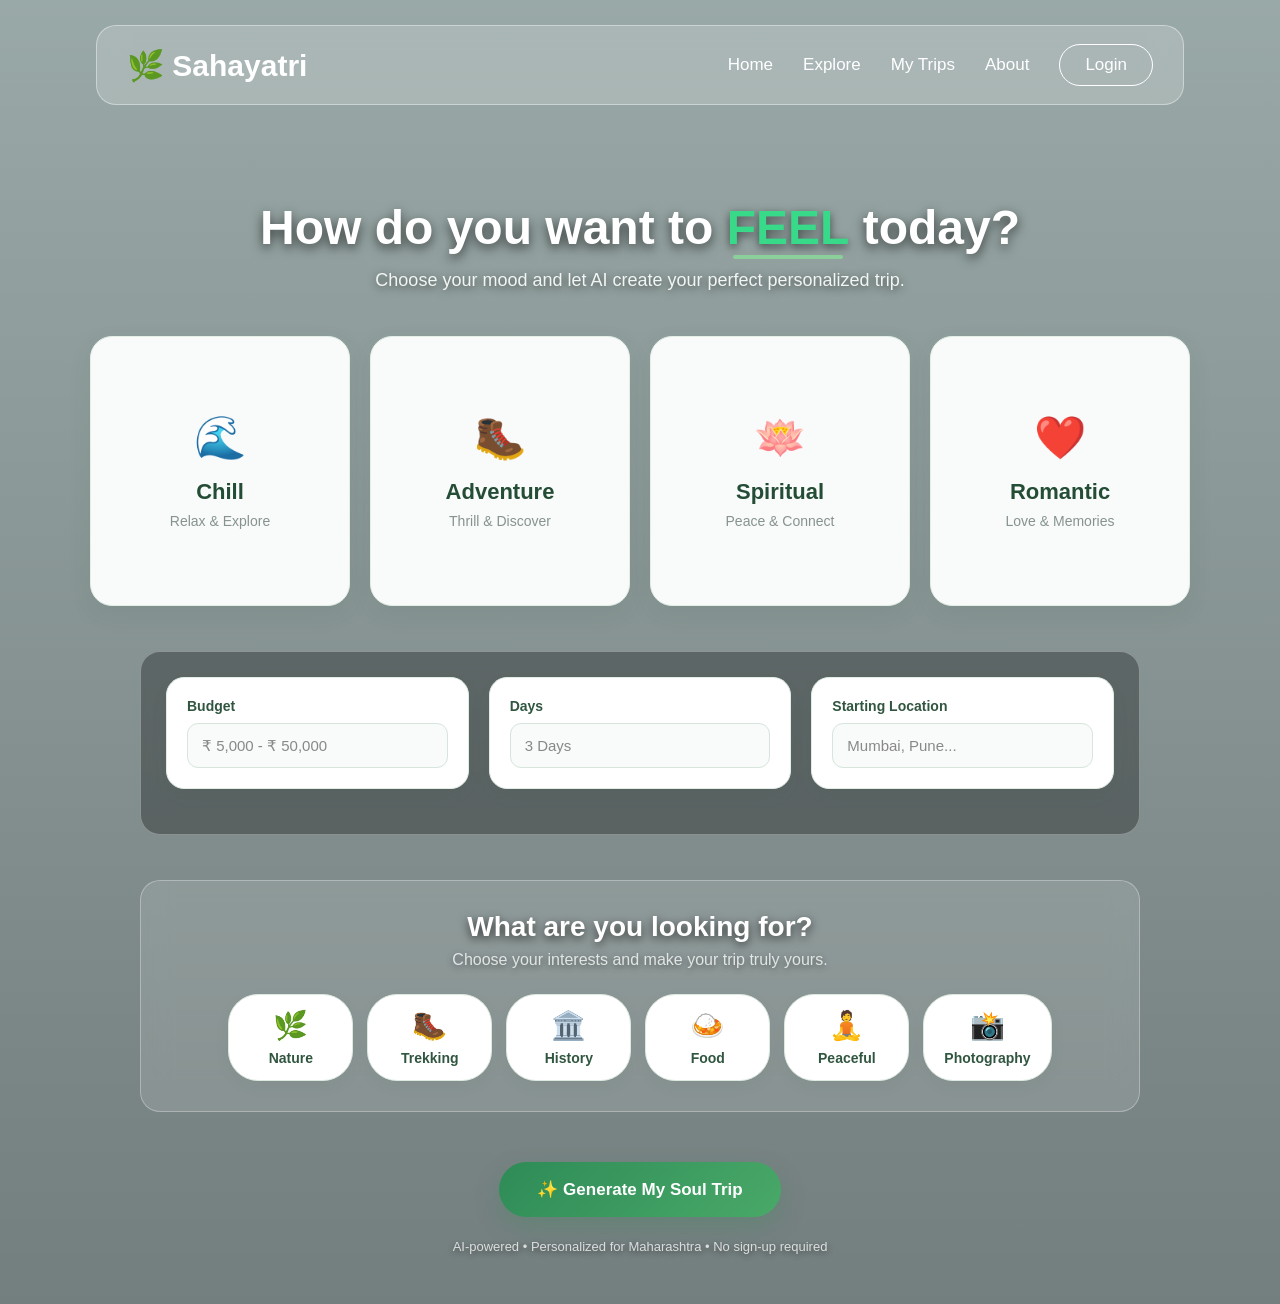
<file: frontend/index.html>
<!DOCTYPE html>
<html lang="en">

<head>
    <meta charset="UTF-8">

    <meta name="viewport"
        content="width=device-width, initial-scale=1.0">

    <title>Sahayatri | AI Trip Planner</title>

    <link rel="stylesheet" href="style.css">
</head>

<body>

    <!-- NAVBAR -->

    <nav class="navbar">

        <div class="logo">
            🌿 Sahayatri
        </div>

        <div class="nav-links">

    <a href="index.html">Home</a>

    <a href="explore.html">Explore</a>

    <a href="my-trips.html">My Trips</a>

   <a href="about.html">About</a>

    <a href="login.html" class="login-btn">Login</a>

</div>

    </nav>


    <!-- MAIN LANDING PAGE -->

    <main class="hero">

        <h1>
            How do you want to
            <span>FEEL</span> today?
        </h1>

        <p class="subtitle">
            Choose your mood and let AI create
            your perfect personalized trip.
        </p>


        <!-- MOOD CARDS -->

        <div class="mood-container">

            <!-- CHILL -->

            <div class="mood-card"
                onclick="selectMood('Chill', this)">

                <div class="mood-icon">
                    🌊
                </div>

                <h2>
                    Chill
                </h2>

                <p>
                    Relax & Explore
                </p>

            </div>


            <!-- ADVENTURE -->

            <div class="mood-card"
                onclick="selectMood('Adventure', this)">

                <div class="mood-icon">
                    🥾
                </div>

                <h2>
                    Adventure
                </h2>

                <p>
                    Thrill & Discover
                </p>

            </div>


            <!-- SPIRITUAL -->

            <div class="mood-card"
                onclick="selectMood('Spiritual', this)">

                <div class="mood-icon">
                    🪷
                </div>

                <h2>
                    Spiritual
                </h2>

                <p>
                    Peace & Connect
                </p>

            </div>


            <!-- ROMANTIC -->

            <div class="mood-card"
                onclick="selectMood('Romantic', this)">

                <div class="mood-icon">
                    ❤️
                </div>

                <h2>
                    Romantic
                </h2>

                <p>
                    Love & Memories
                </p>

            </div>

        </div>


        <!-- TRIP INPUTS -->

        <section class="trip-inputs">

            <!-- BUDGET -->

            <div class="input-box">

                <label>
                    Budget
                </label>

                <input
                    type="number"
                    id="budget"
                    placeholder="₹ 5,000 - ₹ 50,000">

            </div>


            <!-- DAYS -->

            <div class="input-box">

                <label>
                    Days
                </label>

                <input
                    type="number"
                    id="days"
                    placeholder="3 Days">

            </div>


            <!-- STARTING LOCATION -->

            <div class="input-box">

                <label>
                    Starting Location
                </label>

                <input
                    type="text"
                    id="location"
                    placeholder="Mumbai, Pune...">

            </div>

        </section>


        <!-- GENERATE BUTTON -->
         <!-- TRAVEL PREFERENCES -->

<section class="preferences">

    <h2>What are you looking for?</h2>

    <p>
        Choose your interests and make your trip truly yours.
    </p>

    <div class="preference-container">

        <div class="preference-card"
             onclick="togglePreference(this, 'Nature')">
            🌿
            <span>Nature</span>
        </div>

        <div class="preference-card"
             onclick="togglePreference(this, 'Trekking')">
            🥾
            <span>Trekking</span>
        </div>

        <div class="preference-card"
             onclick="togglePreference(this, 'History')">
            🏛️
            <span>History</span>
        </div>

        <div class="preference-card"
             onclick="togglePreference(this, 'Food')">
            🍛
            <span>Food</span>
        </div>

        <div class="preference-card"
             onclick="togglePreference(this, 'Peaceful')">
            🧘
            <span>Peaceful</span>
        </div>

        <div class="preference-card"
             onclick="togglePreference(this, 'Photography')">
            📸
            <span>Photography</span>
        </div>

    </div>

</section>

        <button
            class="generate-btn"
            onclick="generateTrip()">

            ✨ Generate My Soul Trip

        </button>


        <p class="bottom-text">

            AI-powered • Personalized for Maharashtra • No sign-up required

        </p>

    </main>


    <!-- JAVASCRIPT -->

    <script src="script.js"></script>

</body>

</html>
</file>
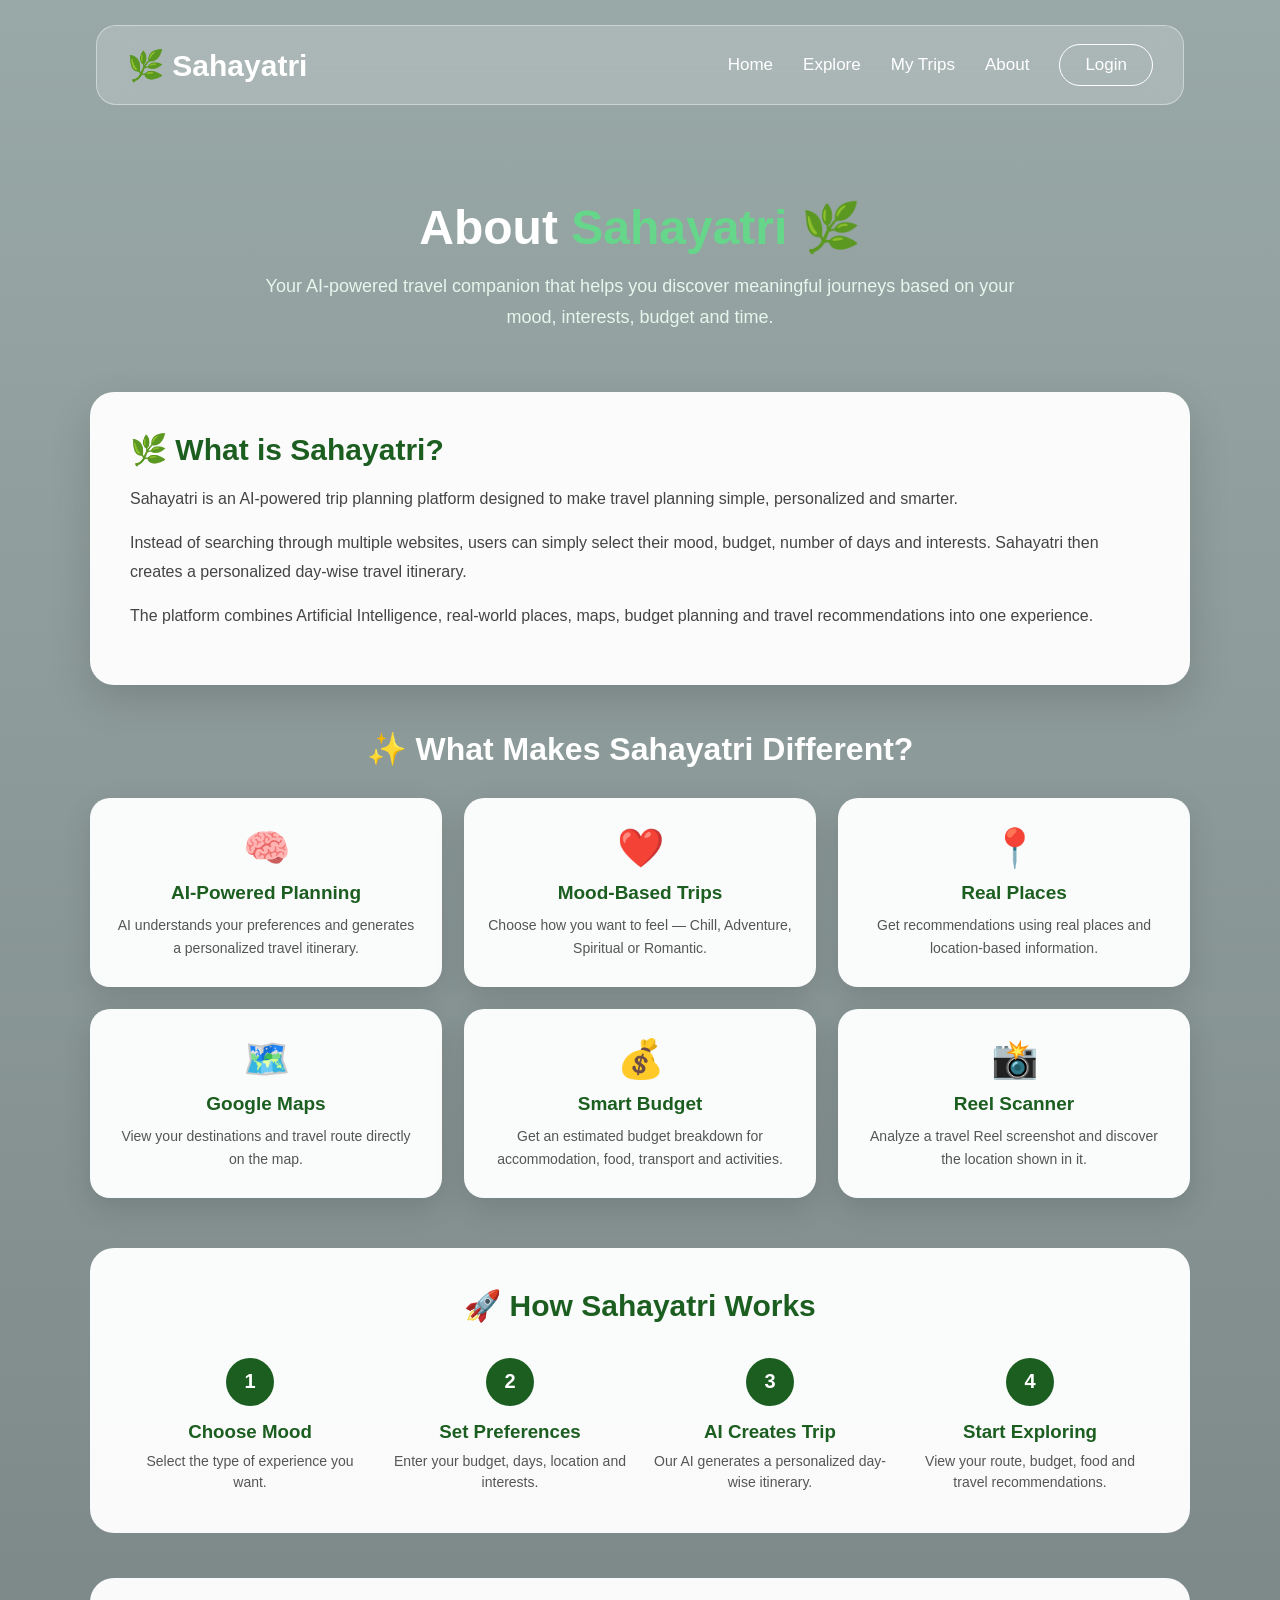
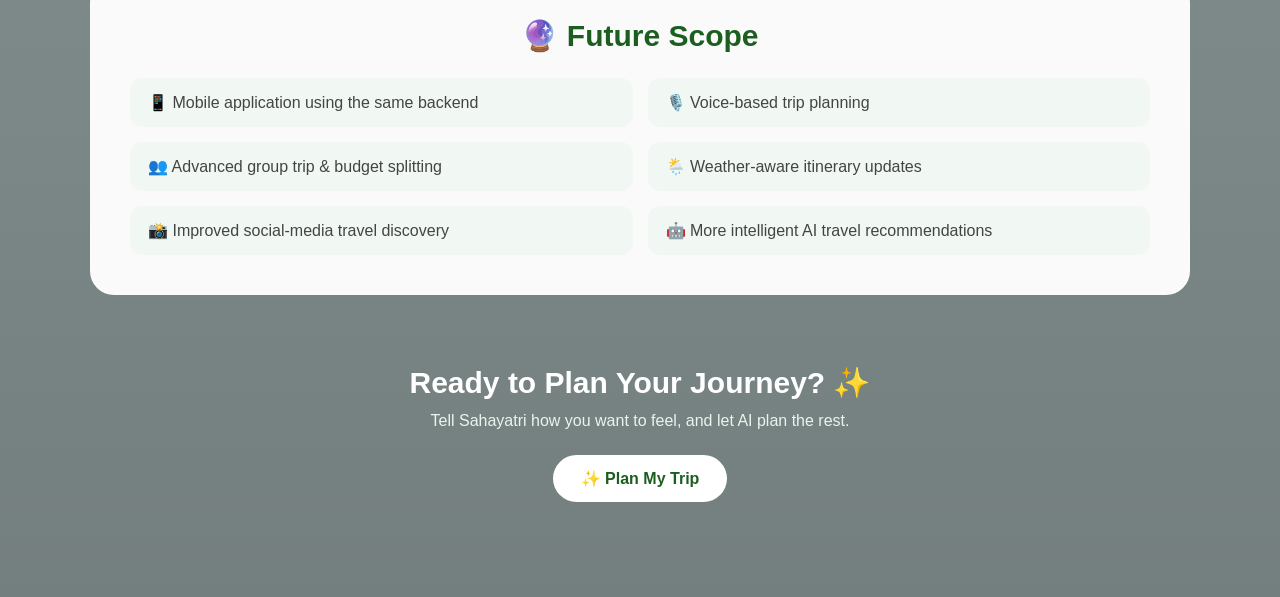
<file: frontend/about.html>
<!DOCTYPE html>
<html lang="en">

<head>
    <meta charset="UTF-8">
    <meta name="viewport" content="width=device-width, initial-scale=1.0">

    <title>About | Sahayatri</title>

    <link rel="stylesheet" href="style.css">

    <style>

        /* ================================
           ABOUT PAGE
           ================================ */

        .about-page {
            min-height: 100vh;
            padding: 70px 20px;
        }

        .about-container {
            max-width: 1100px;
            margin: auto;
        }

        /* Hero */

        .about-hero {
            text-align: center;
            margin-bottom: 60px;
        }

        .about-hero h1 {
            font-size: 48px;
            margin-bottom: 15px;
            color: #ffffff;
        }

        .about-hero h1 span {
            color: #65d68a;
        }

        .about-hero p {
            max-width: 750px;
            margin: auto;
            font-size: 18px;
            line-height: 1.7;
            color: #e8f5ec;
        }


        /* Main About Card */

        .about-main {
            background: rgba(255, 255, 255, 0.96);
            border-radius: 24px;
            padding: 40px;
            margin-bottom: 45px;
            box-shadow: 0 15px 40px rgba(0, 0, 0, 0.15);
        }

        .about-main h2 {
            color: #1b5e20;
            font-size: 30px;
            margin-bottom: 18px;
        }

        .about-main p {
            color: #444;
            font-size: 16px;
            line-height: 1.8;
            margin-bottom: 15px;
        }


        /* Features */

        .features-title {
            text-align: center;
            color: #ffffff;
            font-size: 32px;
            margin-bottom: 30px;
        }

        .features-grid {
            display: grid;
            grid-template-columns: repeat(3, 1fr);
            gap: 22px;
            margin-bottom: 50px;
        }

        .feature-card {
            background: rgba(255, 255, 255, 0.96);
            padding: 28px 22px;
            border-radius: 20px;
            text-align: center;
            box-shadow: 0 10px 30px rgba(0, 0, 0, 0.12);
            transition: 0.3s ease;
        }

        .feature-card:hover {
            transform: translateY(-6px);
            box-shadow: 0 16px 35px rgba(0, 0, 0, 0.18);
        }

        .feature-icon {
            font-size: 38px;
            margin-bottom: 12px;
        }

        .feature-card h3 {
            color: #1b5e20;
            margin-bottom: 10px;
            font-size: 19px;
        }

        .feature-card p {
            color: #555;
            line-height: 1.6;
            font-size: 14px;
        }


        /* How it works */

        .how-section {
            background: rgba(255, 255, 255, 0.96);
            padding: 40px;
            border-radius: 24px;
            margin-bottom: 45px;
        }

        .how-section h2 {
            text-align: center;
            color: #1b5e20;
            font-size: 30px;
            margin-bottom: 35px;
        }

        .steps {
            display: grid;
            grid-template-columns: repeat(4, 1fr);
            gap: 20px;
        }

        .step {
            text-align: center;
        }

        .step-number {
            width: 48px;
            height: 48px;
            margin: auto;
            margin-bottom: 15px;
            border-radius: 50%;
            background: #1b5e20;
            color: white;
            display: flex;
            align-items: center;
            justify-content: center;
            font-size: 20px;
            font-weight: bold;
        }

        .step h3 {
            color: #1b5e20;
            margin-bottom: 8px;
        }

        .step p {
            color: #555;
            font-size: 14px;
            line-height: 1.5;
        }


        /* Future Scope */

        .future-section {
            background: rgba(255, 255, 255, 0.96);
            padding: 40px;
            border-radius: 24px;
            margin-bottom: 45px;
        }

        .future-section h2 {
            color: #1b5e20;
            text-align: center;
            font-size: 30px;
            margin-bottom: 25px;
        }

        .future-list {
            display: grid;
            grid-template-columns: repeat(2, 1fr);
            gap: 15px;
        }

        .future-item {
            background: #f1f8f3;
            padding: 15px 18px;
            border-radius: 12px;
            color: #444;
        }


        /* CTA */

        .about-cta {
            text-align: center;
            padding: 25px;
        }

        .about-cta h2 {
            color: white;
            font-size: 30px;
            margin-bottom: 12px;
        }

        .about-cta p {
            color: #e8f5ec;
            margin-bottom: 25px;
        }

        .plan-btn {
            display: inline-block;
            padding: 14px 28px;
            background: #ffffff;
            color: #1b5e20;
            text-decoration: none;
            border-radius: 30px;
            font-weight: bold;
            transition: 0.3s ease;
        }

        .plan-btn:hover {
            transform: translateY(-3px);
            box-shadow: 0 8px 20px rgba(0, 0, 0, 0.2);
        }


        /* ================================
           MOBILE
           ================================ */

        @media (max-width: 800px) {

            .about-page {
                padding: 45px 15px;
            }

            .about-hero h1 {
                font-size: 36px;
            }

            .about-hero p {
                font-size: 15px;
            }

            .about-main,
            .how-section,
            .future-section {
                padding: 25px 20px;
            }

            .features-grid {
                grid-template-columns: 1fr;
            }

            .steps {
                grid-template-columns: 1fr 1fr;
                gap: 25px;
            }

            .future-list {
                grid-template-columns: 1fr;
            }

            .about-cta h2 {
                font-size: 25px;
            }
        }


        @media (max-width: 420px) {

            .about-hero h1 {
                font-size: 30px;
            }

            .steps {
                grid-template-columns: 1fr;
            }

            .about-main h2,
            .how-section h2,
            .future-section h2 {
                font-size: 25px;
            }
        }

    </style>
</head>


<body>

    <!-- ================================
         NAVBAR
         ================================ -->

    <nav class="navbar">

        <div class="logo">
            🌿 Sahayatri
        </div>

        <div class="nav-links">

            <a href="index.html">Home</a>

            <a href="explore.html">Explore</a>

            <a href="my-trips.html">My Trips</a>

            <a href="about.html">About</a>

            <a href="login.html" class="login-btn">
                Login
            </a>

        </div>

    </nav>


    <!-- ================================
         ABOUT PAGE
         ================================ -->

    <main class="about-page">

        <div class="about-container">


            <!-- HERO -->

            <section class="about-hero">

                <h1>
                    About <span>Sahayatri</span> 🌿
                </h1>

                <p>
                    Your AI-powered travel companion that helps you
                    discover meaningful journeys based on your mood,
                    interests, budget and time.
                </p>

            </section>


            <!-- ABOUT SAHAYATRI -->

            <section class="about-main">

                <h2>
                    🌿 What is Sahayatri?
                </h2>

                <p>
                    Sahayatri is an AI-powered trip planning platform
                    designed to make travel planning simple, personalized
                    and smarter.
                </p>

                <p>
                    Instead of searching through multiple websites,
                    users can simply select their mood, budget, number
                    of days and interests. Sahayatri then creates a
                    personalized day-wise travel itinerary.
                </p>

                <p>
                    The platform combines Artificial Intelligence,
                    real-world places, maps, budget planning and
                    travel recommendations into one experience.
                </p>

            </section>


            <!-- FEATURES -->

            <h2 class="features-title">
                ✨ What Makes Sahayatri Different?
            </h2>


            <section class="features-grid">


                <div class="feature-card">

                    <div class="feature-icon">
                        🧠
                    </div>

                    <h3>
                        AI-Powered Planning
                    </h3>

                    <p>
                        AI understands your preferences and generates
                        a personalized travel itinerary.
                    </p>

                </div>


                <div class="feature-card">

                    <div class="feature-icon">
                        ❤️
                    </div>

                    <h3>
                        Mood-Based Trips
                    </h3>

                    <p>
                        Choose how you want to feel — Chill,
                        Adventure, Spiritual or Romantic.
                    </p>

                </div>


                <div class="feature-card">

                    <div class="feature-icon">
                        📍
                    </div>

                    <h3>
                        Real Places
                    </h3>

                    <p>
                        Get recommendations using real places
                        and location-based information.
                    </p>

                </div>


                <div class="feature-card">

                    <div class="feature-icon">
                        🗺️
                    </div>

                    <h3>
                        Google Maps
                    </h3>

                    <p>
                        View your destinations and travel route
                        directly on the map.
                    </p>

                </div>


                <div class="feature-card">

                    <div class="feature-icon">
                        💰
                    </div>

                    <h3>
                        Smart Budget
                    </h3>

                    <p>
                        Get an estimated budget breakdown for
                        accommodation, food, transport and activities.
                    </p>

                </div>


                <div class="feature-card">

                    <div class="feature-icon">
                        📸
                    </div>

                    <h3>
                        Reel Scanner
                    </h3>

                    <p>
                        Analyze a travel Reel screenshot and
                        discover the location shown in it.
                    </p>

                </div>


            </section>


            <!-- HOW IT WORKS -->

            <section class="how-section">

                <h2>
                    🚀 How Sahayatri Works
                </h2>

                <div class="steps">


                    <div class="step">

                        <div class="step-number">
                            1
                        </div>

                        <h3>
                            Choose Mood
                        </h3>

                        <p>
                            Select the type of experience
                            you want.
                        </p>

                    </div>


                    <div class="step">

                        <div class="step-number">
                            2
                        </div>

                        <h3>
                            Set Preferences
                        </h3>

                        <p>
                            Enter your budget, days,
                            location and interests.
                        </p>

                    </div>


                    <div class="step">

                        <div class="step-number">
                            3
                        </div>

                        <h3>
                            AI Creates Trip
                        </h3>

                        <p>
                            Our AI generates a personalized
                            day-wise itinerary.
                        </p>

                    </div>


                    <div class="step">

                        <div class="step-number">
                            4
                        </div>

                        <h3>
                            Start Exploring
                        </h3>

                        <p>
                            View your route, budget,
                            food and travel recommendations.
                        </p>

                    </div>


                </div>

            </section>


            <!-- FUTURE SCOPE -->

            <section class="future-section">

                <h2>
                    🔮 Future Scope
                </h2>

                <div class="future-list">

                    <div class="future-item">
                        📱 Mobile application using the same backend
                    </div>

                    <div class="future-item">
                        🎙️ Voice-based trip planning
                    </div>

                    <div class="future-item">
                        👥 Advanced group trip & budget splitting
                    </div>

                    <div class="future-item">
                        🌦️ Weather-aware itinerary updates
                    </div>

                    <div class="future-item">
                        📸 Improved social-media travel discovery
                    </div>

                    <div class="future-item">
                        🤖 More intelligent AI travel recommendations
                    </div>

                </div>

            </section>


            <!-- CTA -->

            <section class="about-cta">

                <h2>
                    Ready to Plan Your Journey? ✨
                </h2>

                <p>
                    Tell Sahayatri how you want to feel,
                    and let AI plan the rest.
                </p>

                <a href="index.html" class="plan-btn">
                    ✨ Plan My Trip
                </a>

            </section>


        </div>

    </main>


</body>

</html>
</file>
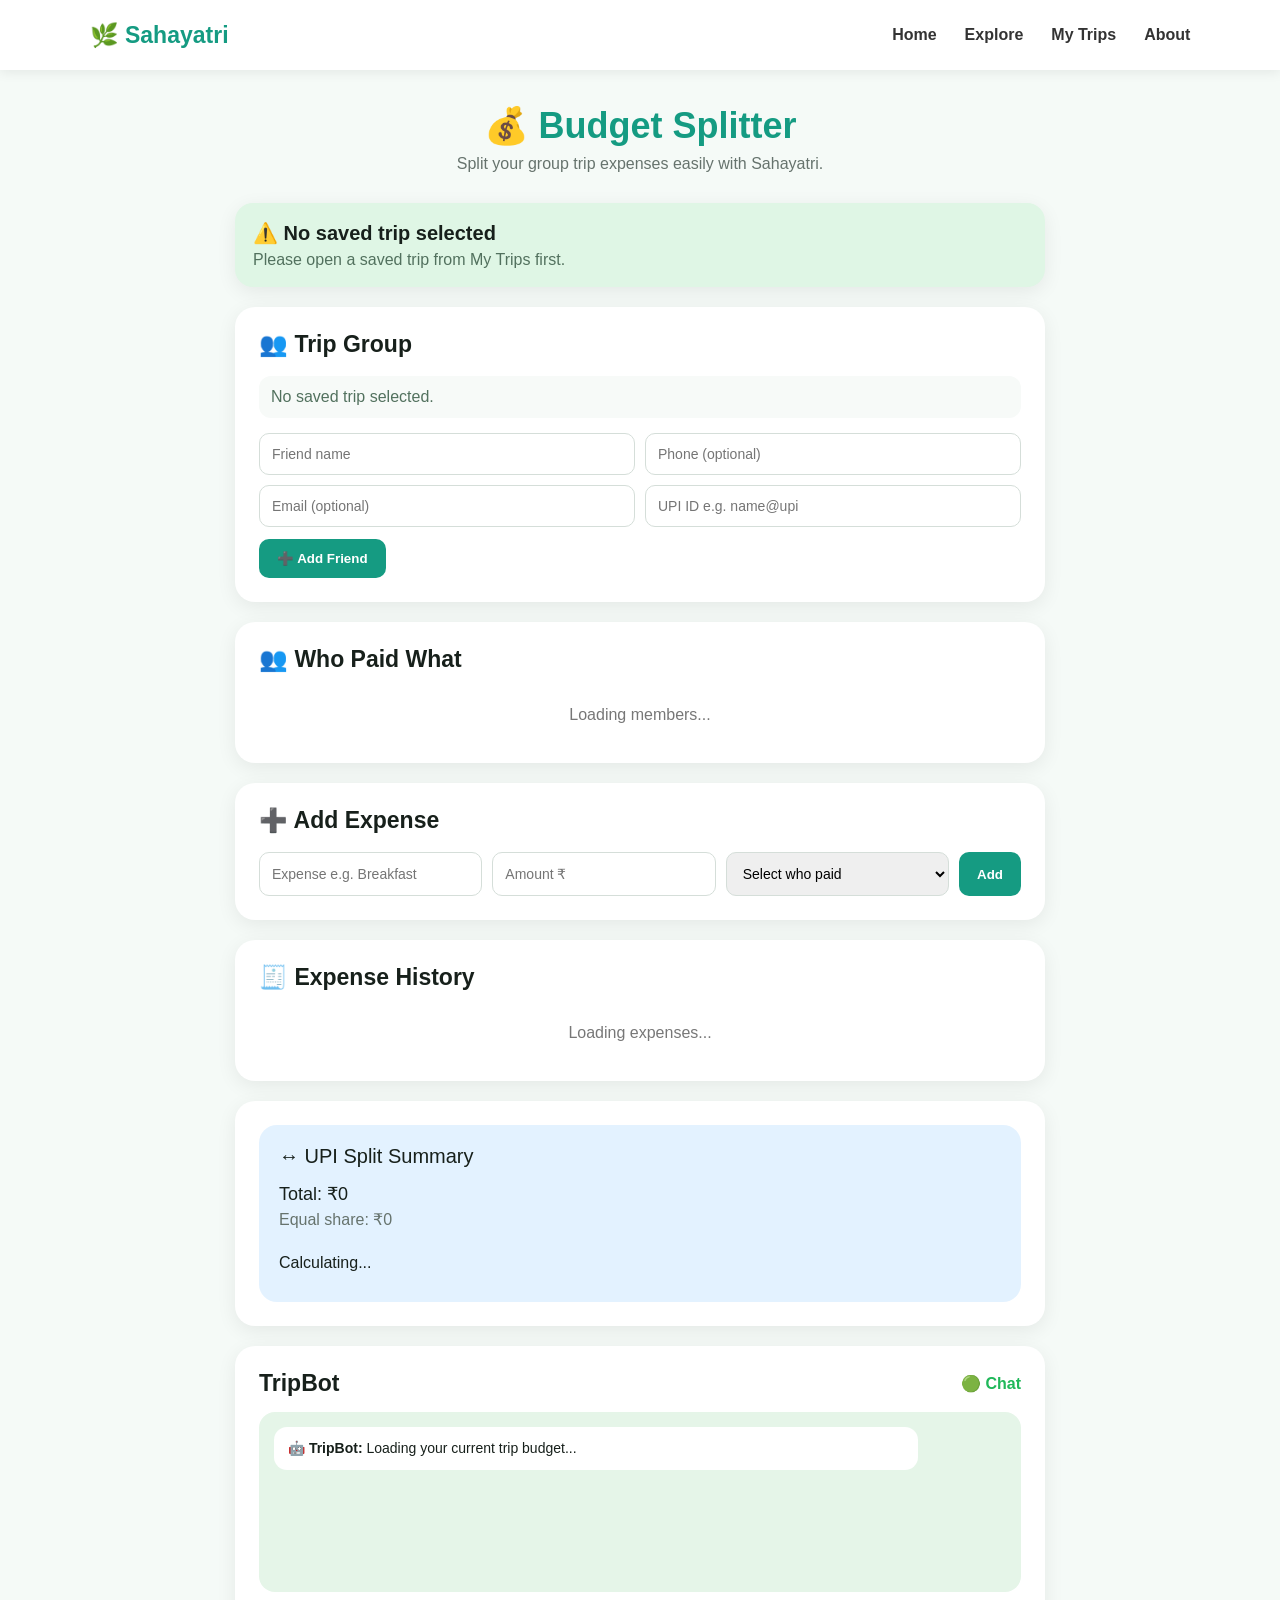
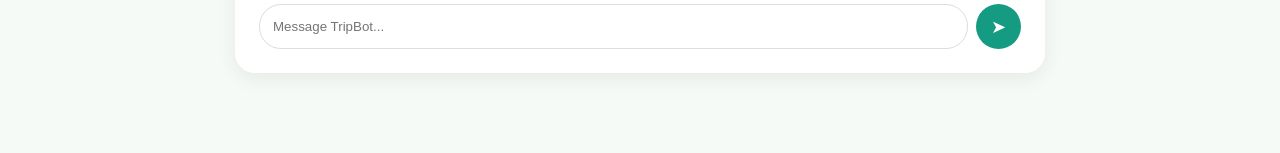
<file: frontend/budget-splitter.html>
<!DOCTYPE html>
<html lang="en">

<head>

    <meta charset="UTF-8">
    <meta name="viewport" content="width=device-width, initial-scale=1.0">

    <title>Budget Splitter | Sahayatri</title>

    <style>

        * {
            box-sizing: border-box;
            margin: 0;
            padding: 0;
        }

        body {
            font-family: Arial, sans-serif;
            background: #f5faf7;
            color: #17201b;
        }

        /* ================= NAVBAR ================= */

        .navbar {
            height: 70px;
            background: white;
            display: flex;
            align-items: center;
            justify-content: space-between;
            padding: 0 7%;
            box-shadow: 0 2px 12px rgba(0,0,0,0.08);
        }

        .logo {
            font-size: 23px;
            font-weight: bold;
            color: #159b82;
        }

        .nav-links {
            display: flex;
            gap: 28px;
        }

        .nav-links a {
            text-decoration: none;
            color: #333;
            font-weight: 600;
        }

        .nav-links a:hover {
            color: #159b82;
        }

        /* ================= PAGE ================= */

        .page {
            max-width: 850px;
            margin: auto;
            padding: 35px 20px 60px;
        }

        .heading {
            text-align: center;
            margin-bottom: 30px;
        }

        .heading h1 {
            font-size: 36px;
            color: #159b82;
            margin-bottom: 8px;
        }

        .heading p {
            color: #66736d;
        }

        /* ================= CARDS ================= */

        .card {
            background: white;
            border-radius: 20px;
            padding: 24px;
            margin-bottom: 20px;
            box-shadow: 0 5px 20px rgba(0,0,0,0.07);
        }

        .card-title {
            font-size: 23px;
            font-weight: bold;
            margin-bottom: 18px;
        }

        /* ================= TRIP INFO ================= */

        .trip-info {
            background: #dff6e5;
            border-radius: 18px;
            padding: 18px;
        }

        .trip-info h2 {
            font-size: 20px;
            margin-bottom: 6px;
        }

        .trip-info p {
            color: #52715e;
        }

        /* ================= GROUP ================= */

        .group-status {
            padding: 12px;
            background: #f7faf8;
            border-radius: 12px;
            color: #52715e;
            margin-bottom: 15px;
        }

        .member-form {
            display: grid;
            grid-template-columns: 1fr 1fr;
            gap: 10px;
            margin-top: 15px;
        }

        .member-form input {
            padding: 12px;
            border: 1px solid #d5ded9;
            border-radius: 10px;
            outline: none;
            font-size: 14px;
        }

        .member-form input:focus {
            border-color: #159b82;
        }

        .add-btn {
            border: none;
            background: #159b82;
            color: white;
            padding: 12px 18px;
            border-radius: 10px;
            cursor: pointer;
            font-weight: bold;
        }

        .add-btn:hover {
            background: #117f6b;
        }

        .add-btn:disabled {
            background: #8fbdb3;
            cursor: not-allowed;
        }

        .remove-member-btn {
            border: none;
            background: #ffe5e5;
            color: #c0392b;
            padding: 7px 10px;
            border-radius: 8px;
            cursor: pointer;
            font-size: 12px;
        }

        .remove-member-btn:hover {
            background: #ffd1d1;
        }

        /* ================= PEOPLE ================= */

        .people-list {
            display: flex;
            flex-direction: column;
            gap: 12px;
        }

        .person {
            display: flex;
            align-items: center;
            gap: 13px;
            padding: 12px;
            background: #f7faf8;
            border-radius: 14px;
        }

        .avatar {
            width: 45px;
            height: 45px;
            border-radius: 50%;
            display: flex;
            align-items: center;
            justify-content: center;
            color: white;
            font-weight: bold;
            font-size: 18px;
            background: #19aa91;
            flex-shrink: 0;
        }

        .person-info {
            flex: 1;
        }

        .person-info strong {
            display: block;
            font-size: 16px;
        }

        .person-info small {
            color: #777;
        }

        .paid-amount {
            font-weight: bold;
            font-size: 18px;
        }

        /* ================= EXPENSE FORM ================= */

        .expense-form {
            display: grid;
            grid-template-columns: 1fr 1fr 1fr auto;
            gap: 10px;
        }

        .expense-form input,
        .expense-form select {
            padding: 12px;
            border: 1px solid #d5ded9;
            border-radius: 10px;
            outline: none;
            font-size: 14px;
        }

        .expense-form input:focus,
        .expense-form select:focus {
            border-color: #159b82;
        }

        /* ================= EXPENSE HISTORY ================= */

        .expense-item {
            display: flex;
            justify-content: space-between;
            align-items: center;
            padding: 13px 0;
            border-bottom: 1px solid #edf1ee;
            gap: 10px;
        }

        .expense-item:last-child {
            border-bottom: none;
        }

        .expense-info strong {
            display: block;
            margin-bottom: 4px;
        }

        .expense-info small {
            color: #777;
        }

        .expense-amount {
            font-weight: bold;
            color: #168b78;
        }

        .delete-expense-btn {
            border: none;
            background: #ffe8e8;
            color: #c0392b;
            padding: 6px 9px;
            border-radius: 7px;
            cursor: pointer;
            margin-left: 8px;
        }

        /* ================= SUMMARY ================= */

        .summary {
            background: #e3f2ff;
            border-radius: 18px;
            padding: 20px;
        }

        .summary-title {
            font-size: 20px;
            margin-bottom: 15px;
        }

        .summary-total {
            font-size: 18px;
            margin-bottom: 5px;
        }

        .summary-share {
            color: #66736d;
            margin-bottom: 15px;
        }

        .summary-row {
            display: flex;
            justify-content: space-between;
            align-items: center;
            gap: 10px;
            padding: 10px 0;
            border-bottom: 1px solid rgba(0,0,0,0.06);
        }

        .summary-row:last-child {
            border-bottom: none;
        }

        .summary-row strong {
            color: #168b78;
        }

        .request-btn {
            margin-top: 15px;
            border: none;
            background: #159b82;
            color: white;
            padding: 11px 18px;
            border-radius: 20px;
            cursor: pointer;
            font-weight: bold;
        }

        .request-btn:hover {
            background: #117f6b;
        }

        /* ================= BOT ================= */

        .bot-header {
            display: flex;
            justify-content: space-between;
            align-items: center;
            margin-bottom: 15px;
        }

        .whatsapp {
            color: #20b85a;
            font-weight: bold;
        }

        .chat-box {
            background: #e5f5e8;
            border-radius: 16px;
            padding: 15px;
            min-height: 180px;
            max-height: 320px;
            overflow-y: auto;
        }

        .message {
            max-width: 88%;
            padding: 11px 14px;
            border-radius: 13px;
            margin-bottom: 10px;
            line-height: 1.5;
            font-size: 14px;
        }

        .bot-message {
            background: white;
        }

        .user-message {
            background: #19aa91;
            color: white;
            margin-left: auto;
        }

        .chat-input {
            display: flex;
            gap: 8px;
            margin-top: 12px;
        }

        .chat-input input {
            flex: 1;
            padding: 13px;
            border: 1px solid #ddd;
            border-radius: 22px;
            outline: none;
        }

        .chat-input button {
            width: 45px;
            height: 45px;
            border: none;
            border-radius: 50%;
            background: #159b82;
            color: white;
            cursor: pointer;
            font-size: 18px;
        }

        /* ================= EMPTY ================= */

        .empty-message {
            text-align: center;
            padding: 15px;
            color: #777;
        }

        /* ================= BOTTOM NAV ================= */

        .bottom-nav {
            display: none;
        }

        /* ================= MOBILE ================= */

        @media (max-width: 700px) {

            .navbar {
                padding: 0 18px;
                height: 62px;
            }

            .nav-links {
                gap: 12px;
            }

            .nav-links a {
                font-size: 12px;
            }

            .page {
                padding: 25px 12px 80px;
            }

            .heading h1 {
                font-size: 29px;
            }

            .heading p {
                font-size: 14px;
            }

            .card {
                padding: 18px;
                border-radius: 18px;
            }

            .member-form {
                grid-template-columns: 1fr;
            }

            .expense-form {
                grid-template-columns: 1fr 1fr;
            }

            .add-btn {
                grid-column: span 2;
            }

            .person {
                padding: 10px;
            }

            .paid-amount {
                font-size: 16px;
            }

            .summary-row {
                flex-wrap: wrap;
            }

            .bottom-nav {
                position: fixed;
                display: flex;
                bottom: 0;
                left: 0;
                right: 0;
                height: 65px;
                background: white;
                box-shadow: 0 -3px 15px rgba(0,0,0,0.1);
                justify-content: space-around;
                align-items: center;
                z-index: 1000;
            }

            .bottom-nav a {
                text-decoration: none;
                color: #555;
                text-align: center;
                font-size: 12px;
            }

            .bottom-nav span {
                display: block;
                font-size: 22px;
                margin-bottom: 3px;
            }

            .bottom-nav .active {
                color: #159b82;
                font-weight: bold;
            }

        }

        @media (max-width: 420px) {

            .nav-links a {
                font-size: 11px;
            }

            .navbar .logo {
                font-size: 18px;
            }

            .avatar {
                width: 40px;
                height: 40px;
            }

            .paid-amount {
                font-size: 15px;
            }

            .summary-row {
                font-size: 14px;
            }

            .remove-member-btn {
                padding: 6px 8px;
                font-size: 11px;
            }

        }

    </style>

</head>


<body>


<!-- ================= NAVBAR ================= -->

<nav class="navbar">

    <div class="logo">
        🌿 Sahayatri
    </div>

    <div class="nav-links">

        <a href="index.html">
            Home
        </a>

        <a href="explore.html">
            Explore
        </a>

        <a href="my-trips.html">
            My Trips
        </a>

        <a href="about.html">
            About
        </a>

    </div>

</nav>


<main class="page">


    <!-- ================= HEADING ================= -->

    <div class="heading">

        <h1>
            💰 Budget Splitter
        </h1>

        <p>
            Split your group trip expenses easily with Sahayatri.
        </p>

    </div>


    <!-- ================= CURRENT TRIP ================= -->

    <div class="card trip-info">

        <h2 id="group-trip-title">
            Loading your trip...
        </h2>

        <p id="group-trip-description">
            Loading current saved trip...
        </p>

    </div>


    <!-- ================= GROUP MEMBERS ================= -->

    <div class="card">

        <div class="card-title">
            👥 Trip Group
        </div>

        <div
            id="groupStatus"
            class="group-status"
        >
            Loading your trip group...
        </div>


        <div class="member-form">

            <input
                type="text"
                id="memberName"
                placeholder="Friend name"
            >

            <input
                type="text"
                id="memberPhone"
                placeholder="Phone (optional)"
            >

            <input
                type="email"
                id="memberEmail"
                placeholder="Email (optional)"
            >

            <input
                type="text"
                id="memberUpi"
                placeholder="UPI ID e.g. name@upi"
            >

        </div>


        <button
            id="addMemberBtn"
            class="add-btn"
            style="margin-top:12px;"
            onclick="addMember()"
        >
            ➕ Add Friend
        </button>

    </div>


    <!-- ================= PEOPLE ================= -->

    <div class="card">

        <div class="card-title">
            👥 Who Paid What
        </div>

        <div
            class="people-list"
            id="peopleList"
        >

            <div class="empty-message">
                Loading members...
            </div>

        </div>

    </div>


    <!-- ================= ADD EXPENSE ================= -->

    <div class="card">

        <div class="card-title">
            ➕ Add Expense
        </div>

        <div class="expense-form">

            <input
                type="text"
                id="expenseName"
                placeholder="Expense e.g. Breakfast"
            >

            <input
                type="number"
                id="expenseAmount"
                placeholder="Amount ₹"
                min="1"
            >

            <select id="expensePerson">

                <option value="">
                    Select who paid
                </option>

            </select>

            <button
                id="addExpenseBtn"
                class="add-btn"
                onclick="addExpense()"
            >
                Add
            </button>

        </div>

    </div>


    <!-- ================= EXPENSE HISTORY ================= -->

    <div class="card">

        <div class="card-title">
            🧾 Expense History
        </div>

        <div id="expenseList">

            <div class="empty-message">
                Loading expenses...
            </div>

        </div>

    </div>


    <!-- ================= SUMMARY ================= -->

    <div class="card">

        <div class="summary">

            <div class="summary-title">
                ↔️ UPI Split Summary
            </div>

            <div
                id="summaryTotal"
                class="summary-total"
            >
                Total: ₹0
            </div>

            <div
                id="summaryShare"
                class="summary-share"
            >
                Equal share: ₹0
            </div>

            <div id="settlementList">

                <div class="summary-row">

                    <span>
                        Calculating...
                    </span>

                </div>

            </div>

        </div>

    </div>


    <!-- ================= TRIP BOT ================= -->

    <div
        class="card"
        id="tripBot"
    >

        <div class="bot-header">

            <div
                class="card-title"
                style="margin:0;"
            >
                TripBot
            </div>

            <div class="whatsapp">
                🟢 Chat
            </div>

        </div>


        <div
            class="chat-box"
            id="chatBox"
        >

            <div class="message bot-message">

                🤖 <strong>TripBot:</strong>

                Loading your current trip budget...

            </div>

        </div>


        <div class="chat-input">

            <input
                type="text"
                id="chatInput"
                placeholder="Message TripBot..."
                onkeydown="handleEnter(event)"
            >

            <button
                onclick="sendMessage()"
            >
                ➤
            </button>

        </div>

    </div>


</main>


<!-- ================= MOBILE BOTTOM NAV ================= -->

<div class="bottom-nav">

    <a
        href="index.html"
        class="active"
    >
        <span>🏠</span>
        Plan
    </a>


    <a href="explore.html">

        <span>📸</span>
        Scanner

    </a>


    <a
        href="budget-splitter.html"
        class="active"
    >
        <span>💳</span>
        Budgets
    </a>


    <a href="#tripBot">

        <span>💬</span>
        Chat

    </a>

</div>


<script>


/* =====================================================
   GLOBAL DATA
===================================================== */

let currentTrip = null;
let currentGroup = null;
let members = [];
let expenses = [];
let summary = null;


/* =====================================================
   API BASE URL
===================================================== */

const API_BASE =
    "https://sahayatri-ai-trip-planner.onrender.com/api";


/* =====================================================
   SAVED TRIP ID
===================================================== */

const savedTripId =
    localStorage.getItem("savedTripId");


/* =====================================================
   LOGGED IN USER
===================================================== */

const loggedInEmail =
    localStorage.getItem("loggedInUser");

const loggedInName =
    localStorage.getItem("userName") ||
    "You";


/* =====================================================
   LOAD CURRENT SAVED TRIP
===================================================== */

async function loadCurrentTrip() {

    if (!savedTripId) {

        document.getElementById(
            "group-trip-title"
        ).innerText =
            "⚠️ No saved trip selected";

        document.getElementById(
            "group-trip-description"
        ).innerText =
            "Please open a saved trip from My Trips first.";

        document.getElementById(
            "groupStatus"
        ).innerText =
            "No saved trip selected.";

        return;

    }


    try {

        const response =
            await fetch(
                API_BASE +
                "/trips/" +
                savedTripId
            );


        if (!response.ok) {

            throw new Error(
                "Trip not found"
            );

        }


        currentTrip =
            await response.json();


        localStorage.setItem(
            "budgetCurrentTrip",
            JSON.stringify(currentTrip)
        );


        document.getElementById(
            "group-trip-title"
        ).innerText =
            "🌿 Group Trip • " +
            currentTrip.location +
            " Trip";


        document.getElementById(
            "group-trip-description"
        ).innerText =
            "Split expenses with your travel companions for this " +
            currentTrip.days +
            "-day " +
            currentTrip.mood +
            " trip.";


        await loadOrCreateGroup();


    } catch (error) {

        console.error(
            "Current Trip Error:",
            error
        );


        document.getElementById(
            "group-trip-title"
        ).innerText =
            "⚠️ Unable to load trip";


        document.getElementById(
            "group-trip-description"
        ).innerText =
            "Please open the saved trip again from My Trips.";

    }

}


/* =====================================================
   NORMALIZE GROUP RESPONSE
   Handles different backend response formats
===================================================== */

function normalizeGroupResponse(data) {

    if (!data) {
        return null;
    }


    /* Direct group object */

    if (data.id) {

        return {

            ...data,

            groupName:
                data.groupName ||
                (
                    currentTrip
                        ? currentTrip.location + " Trip"
                        : "Trip Group"
                )

        };

    }


    /* { group: {...} } */

    if (
        data.group &&
        data.group.id
    ) {

        return {

            ...data.group,

            groupName:
                data.group.groupName ||
                (
                    currentTrip
                        ? currentTrip.location + " Trip"
                        : "Trip Group"
                )

        };

    }


    /* { data: {...} } */

    if (
        data.data &&
        data.data.id
    ) {

        return {

            ...data.data,

            groupName:
                data.data.groupName ||
                (
                    currentTrip
                        ? currentTrip.location + " Trip"
                        : "Trip Group"
                )

        };

    }


    /* groupId instead of id */

    if (data.groupId) {

        return {

            ...data,

            id: data.groupId,

            groupName:
                data.groupName ||
                (
                    currentTrip
                        ? currentTrip.location + " Trip"
                        : "Trip Group"
                )

        };

    }


    return null;

}


/* =====================================================
   LOAD OR CREATE GROUP
===================================================== */

async function loadOrCreateGroup() {

    if (!currentTrip) {
        return;
    }


    if (!loggedInEmail) {

        document.getElementById(
            "groupStatus"
        ).innerText =
            "🔐 Please login to use Budget Splitter.";

        return;

    }


    try {

        let response =
            await fetch(
                API_BASE +
                "/budget/groups/trip/" +
                currentTrip.id
            );


        /* =========================================
           GROUP ALREADY EXISTS
        ========================================= */

        if (response.ok) {

            const data =
                await response.json();


            currentGroup =
                normalizeGroupResponse(
                    data
                );

        }


        /* =========================================
           GROUP DOES NOT EXIST
        ========================================= */

        else {

            response =
                await fetch(
                    API_BASE +
                    "/budget/groups",
                    {

                        method: "POST",

                        headers: {
                            "Content-Type":
                                "application/json"
                        },

                        body: JSON.stringify({

                            tripId:
                                currentTrip.id,

                            groupName:
                                currentTrip.location +
                                " Trip",

                            createdByEmail:
                                loggedInEmail

                        })

                    }
                );


            if (!response.ok) {

                let errorMessage =
                    "Unable to create group.";

                try {

                    const errorData =
                        await response.json();

                    if (
                        errorData.message
                    ) {

                        errorMessage =
                            errorData.message;

                    }

                } catch (e) {

                    // Ignore JSON parsing error

                }


                throw new Error(
                    errorMessage
                );

            }


            const data =
                await response.json();


            currentGroup =
                normalizeGroupResponse(
                    data
                );

        }


        /* =========================================
           VALIDATE GROUP
        ========================================= */

        if (
            !currentGroup ||
            !currentGroup.id
        ) {

            console.error(
                "Unexpected Group Response:",
                currentGroup
            );


            throw new Error(
                "Group ID not found in response"
            );

        }


        /* =========================================
           SAVE GROUP ID
        ========================================= */

        localStorage.setItem(
            "budgetGroupId",
            String(currentGroup.id)
        );


        /* =========================================
           SHOW GROUP STATUS
        ========================================= */

        document.getElementById(
            "groupStatus"
        ).innerText =
            "✅ Group ready • " +
            (
                currentGroup.groupName ||
                currentTrip.location +
                " Trip"
            );


        /* =========================================
           LOAD GROUP DATA
        ========================================= */

        await loadGroupData();


    } catch (error) {

        console.error(
            "Group Error:",
            error
        );


        document.getElementById(
            "groupStatus"
        ).innerText =
            "⚠️ Unable to load trip group.";

    }

}


/* =====================================================
   LOAD MEMBERS + EXPENSES + SUMMARY
===================================================== */

async function loadGroupData() {

    if (
        !currentGroup ||
        !currentGroup.id
    ) {

        return;

    }


    await loadMembers();

    await loadExpenses();

    await loadSummary();

    updateBotWelcome();

}


/* =====================================================
   LOAD MEMBERS
===================================================== */

async function loadMembers() {

    try {

        const response =
            await fetch(
                API_BASE +
                "/budget/groups/" +
                currentGroup.id +
                "/members"
            );


        if (!response.ok) {

            throw new Error(
                "Members loading failed"
            );

        }


        members =
            await response.json();


        renderMembers();

        populateExpensePeople();


    } catch (error) {

        console.error(
            "Members Error:",
            error
        );

    }

}


/* =====================================================
   NORMALIZE TEXT
===================================================== */

function normalizeText(value) {

    return String(
        value || ""
    )
        .trim()
        .toLowerCase()
        .replace(/\s+/g, " ");

}


/* =====================================================
   NORMALIZE PHONE
===================================================== */

function normalizePhone(value) {

    return String(
        value || ""
    )
        .replace(/\D/g, "")
        .slice(-10);

}


/* =====================================================
   ADD MEMBER
===================================================== */

async function addMember() {

    if (
        !currentGroup ||
        !currentGroup.id
    ) {

        alert(
            "Trip group is not ready yet."
        );

        return;

    }


    const name =
        document.getElementById(
            "memberName"
        ).value.trim();


    const phone =
        document.getElementById(
            "memberPhone"
        ).value.trim();


    const email =
        document.getElementById(
            "memberEmail"
        ).value.trim();


    const upiId =
        document.getElementById(
            "memberUpi"
        ).value.trim();


    if (name === "") {

        alert(
            "Please enter friend's name."
        );

        return;

    }


    /* =========================================
       DUPLICATE NAME
    ========================================= */

    const duplicateName =
        members.some(
            function(member) {

                return (
                    normalizeText(
                        member.name
                    ) ===
                    normalizeText(name)
                );

            }
        );


    if (duplicateName) {

        alert(
            name +
            " is already added to this trip group."
        );

        return;

    }


    /* =========================================
       DUPLICATE EMAIL
    ========================================= */

    if (email !== "") {

        const duplicateEmail =
            members.some(
                function(member) {

                    return (
                        member.email &&
                        normalizeText(
                            member.email
                        ) ===
                        normalizeText(email)
                    );

                }
            );


        if (duplicateEmail) {

            alert(
                "This email is already added to the group."
            );

            return;

        }

    }


    /* =========================================
       DUPLICATE PHONE
    ========================================= */

    if (phone !== "") {

        const newPhone =
            normalizePhone(phone);


        const duplicatePhone =
            members.some(
                function(member) {

                    return (
                        member.phone &&
                        normalizePhone(
                            member.phone
                        ) ===
                        newPhone
                    );

                }
            );


        if (duplicatePhone) {

            alert(
                "This phone number is already added to the group."
            );

            return;

        }

    }


    /* =========================================
       DUPLICATE UPI
    ========================================= */

    if (upiId !== "") {

        const duplicateUpi =
            members.some(
                function(member) {

                    return (
                        member.upiId &&
                        normalizeText(
                            member.upiId
                        ) ===
                        normalizeText(upiId)
                    );

                }
            );


        if (duplicateUpi) {

            alert(
                "This UPI ID is already added to the group."
            );

            return;

        }

    }


    const addButton =
        document.getElementById(
            "addMemberBtn"
        );


    try {

        /* Prevent double click */

        addButton.disabled = true;

        addButton.innerText =
            "Adding...";


        const response =
            await fetch(
                API_BASE +
                "/budget/groups/" +
                currentGroup.id +
                "/members",
                {

                    method: "POST",

                    headers: {
                        "Content-Type":
                            "application/json"
                    },

                    body: JSON.stringify({

                        name: name,

                        email:
                            email || null,

                        phone:
                            phone || null,

                        upiId:
                            upiId || null

                    })

                }
            );


        if (!response.ok) {

            let errorMessage =
                "Unable to add friend.";

            try {

                const errorData =
                    await response.json();

                if (
                    errorData.message
                ) {

                    errorMessage =
                        errorData.message;

                }

            } catch (e) {

                // Ignore JSON parsing error

            }


            throw new Error(
                errorMessage
            );

        }


        /* Clear form */

        document.getElementById(
            "memberName"
        ).value = "";


        document.getElementById(
            "memberPhone"
        ).value = "";


        document.getElementById(
            "memberEmail"
        ).value = "";


        document.getElementById(
            "memberUpi"
        ).value = "";


        /* Refresh all data */

        await loadGroupData();


        addBotMessage(
            "Added " +
            name +
            " to the trip group. 👥"
        );


    } catch (error) {

        console.error(
            "Add Member Error:",
            error
        );


        alert(
            error.message ||
            "Unable to add friend."
        );

    } finally {

        addButton.disabled = false;

        addButton.innerText =
            "➕ Add Friend";

    }

}


/* =====================================================
   REMOVE MEMBER
===================================================== */

async function removeMember(
    memberId,
    memberName
) {

    const confirmed =
        confirm(
            "Remove " +
            memberName +
            " from this trip group?"
        );


    if (!confirmed) {
        return;
    }


    try {

        const response =
            await fetch(
                API_BASE +
                "/budget/groups/" +
                currentGroup.id +
                "/members/" +
                memberId,
                {
                    method: "DELETE"
                }
            );


        if (!response.ok) {

            let message =
                "Unable to remove member.";

            try {

                const data =
                    await response.json();

                if (data.message) {
                    message =
                        data.message;
                }

            } catch (e) {

                // Ignore

            }


            throw new Error(
                message
            );

        }


        await loadGroupData();


        addBotMessage(
            memberName +
            " was removed from the trip group."
        );


    } catch (error) {

        console.error(
            "Remove Member Error:",
            error
        );


        alert(
            error.message ||
            "Unable to remove member."
        );

    }

}


/* =====================================================
   RENDER MEMBERS
===================================================== */

function renderMembers() {

    const list =
        document.getElementById(
            "peopleList"
        );


    list.innerHTML = "";


    if (!members.length) {

        list.innerHTML = `

            <div class="empty-message">

                No members added yet.

            </div>

        `;

        return;

    }


    members.forEach(
        function(member) {

            const div =
                document.createElement(
                    "div"
                );


            div.className =
                "person";


            const initial =
                member.name
                    ? member.name
                        .charAt(0)
                        .toUpperCase()
                    : "?";


            const isCurrentUser =
                member.email &&
                loggedInEmail &&
                normalizeText(
                    member.email
                ) ===
                normalizeText(
                    loggedInEmail
                );


            div.innerHTML = `

                <div class="avatar">
                    ${escapeHtml(initial)}
                </div>

                <div class="person-info">

                    <strong>
                        ${escapeHtml(
                            member.name
                        )}
                    </strong>

                    <small>
                        ${
                            member.upiId
                                ? "UPI added"
                                : "UPI not added"
                        }
                    </small>

                </div>

                <div
                    class="paid-amount"
                    id="paid-${member.id}"
                >
                    ₹0
                </div>

                ${
                    !isCurrentUser
                        ? `
                        <button
                            class="remove-member-btn"
                            onclick='removeMember(
                                ${member.id},
                                ${JSON.stringify(
                                    member.name
                                )}
                            )'
                        >
                            🗑️ Remove
                        </button>
                        `
                        : `
                        <small
                            style="
                                color:#159b82;
                                font-weight:bold;
                            "
                        >
                            You
                        </small>
                        `
                }

            `;


            list.appendChild(
                div
            );

        }
    );


    updatePaidAmounts();

}


/* =====================================================
   UPDATE WHO PAID WHAT
===================================================== */

function updatePaidAmounts() {

    const totals = {};


    members.forEach(
        function(member) {

            totals[member.id] = 0;

        }
    );


    expenses.forEach(
        function(expense) {

            const memberId =
                Number(
                    expense.paidByMemberId
                );


            if (
                totals[memberId] !== undefined
            ) {

                totals[memberId] +=
                    Number(
                        expense.amount || 0
                    );

            }

        }
    );


    members.forEach(
        function(member) {

            const element =
                document.getElementById(
                    "paid-" +
                    member.id
                );


            if (element) {

                element.innerText =
                    "₹" +
                    Number(
                        totals[member.id] || 0
                    ).toLocaleString(
                        "en-IN",
                        {
                            maximumFractionDigits: 2
                        }
                    );

            }

        }
    );

}


/* =====================================================
   EXPENSE PERSON DROPDOWN
===================================================== */

function populateExpensePeople() {

    const select =
        document.getElementById(
            "expensePerson"
        );


    select.innerHTML = `

        <option value="">
            Select who paid
        </option>

    `;


    members.forEach(
        function(member) {

            const option =
                document.createElement(
                    "option"
                );


            option.value =
                member.id;


            option.textContent =
                member.name;


            select.appendChild(
                option
            );

        }
    );

}


/* =====================================================
   ADD EXPENSE
===================================================== */

async function addExpense() {

    if (
        !currentGroup ||
        !currentGroup.id
    ) {

        alert(
            "Trip group is not ready."
        );

        return;

    }


    const name =
        document.getElementById(
            "expenseName"
        ).value.trim();


    const amount =
        Number(
            document.getElementById(
                "expenseAmount"
            ).value
        );


    const memberId =
        document.getElementById(
            "expensePerson"
        ).value;


    if (name === "") {

        alert(
            "Please enter expense name."
        );

        return;

    }


    if (
        !Number.isFinite(amount) ||
        amount <= 0
    ) {

        alert(
            "Please enter a valid amount."
        );

        return;

    }


    if (!memberId) {

        alert(
            "Please select who paid."
        );

        return;

    }


    const addExpenseButton =
        document.getElementById(
            "addExpenseBtn"
        );


    try {

        addExpenseButton.disabled =
            true;

        addExpenseButton.innerText =
            "Adding...";


        const response =
            await fetch(
                API_BASE +
                "/budget/groups/" +
                currentGroup.id +
                "/expenses",
                {

                    method: "POST",

                    headers: {
                        "Content-Type":
                            "application/json"
                    },

                    body: JSON.stringify({

                        description:
                            name,

                        amount:
                            amount,

                        paidByMemberId:
                            Number(memberId)

                    })

                }
            );


        if (!response.ok) {

            throw new Error(
                "Expense add failed"
            );

        }


        document.getElementById(
            "expenseName"
        ).value = "";


        document.getElementById(
            "expenseAmount"
        ).value = "";


        document.getElementById(
            "expensePerson"
        ).value = "";


        await loadGroupData();


        addBotMessage(
            "Added ₹" +
            amount.toLocaleString(
                "en-IN"
            ) +
            " for " +
            name +
            "."
        );


    } catch (error) {

        console.error(
            "Add Expense Error:",
            error
        );


        alert(
            "Unable to add expense."
        );

    } finally {

        addExpenseButton.disabled =
            false;

        addExpenseButton.innerText =
            "Add";

    }

}


/* =====================================================
   LOAD EXPENSES
===================================================== */

async function loadExpenses() {

    if (
        !currentGroup ||
        !currentGroup.id
    ) {

        return;

    }


    try {

        const response =
            await fetch(
                API_BASE +
                "/budget/groups/" +
                currentGroup.id +
                "/expenses"
            );


        if (!response.ok) {

            throw new Error(
                "Expense loading failed"
            );

        }


        expenses =
            await response.json();


        renderExpenseHistory();

        updatePaidAmounts();


    } catch (error) {

        console.error(
            "Expense Error:",
            error
        );

    }

}


/* =====================================================
   RENDER EXPENSE HISTORY
===================================================== */

function renderExpenseHistory() {

    const list =
        document.getElementById(
            "expenseList"
        );


    list.innerHTML = "";


    if (!expenses.length) {

        list.innerHTML = `

            <div class="empty-message">

                No expenses added yet.

            </div>

        `;

        return;

    }


    expenses.forEach(
        function(expense) {

            const payer =
                members.find(
                    function(member) {

                        return (
                            Number(member.id) ===
                            Number(
                                expense.paidByMemberId
                            )
                        );

                    }
                );


            const payerName =
                payer
                    ? payer.name
                    : "Unknown";


            const div =
                document.createElement(
                    "div"
                );


            div.className =
                "expense-item";


            div.innerHTML = `

                <div class="expense-info">

                    <strong>
                        ${escapeHtml(
                            expense.description
                        )}
                    </strong>

                    <small>
                        Paid by ${escapeHtml(
                            payerName
                        )}
                    </small>

                </div>

                <div>

                    <span class="expense-amount">

                        ₹${Number(
                            expense.amount
                        ).toLocaleString(
                            "en-IN",
                            {
                                maximumFractionDigits: 2
                            }
                        )}

                    </span>

                    <button
                        class="delete-expense-btn"
                        onclick="deleteExpense(
                            ${expense.id}
                        )"
                    >
                        ✕
                    </button>

                </div>

            `;


            list.appendChild(
                div
            );

        }
    );

}


/* =====================================================
   DELETE EXPENSE
===================================================== */

async function deleteExpense(
    expenseId
) {

    const confirmed =
        confirm(
            "Delete this expense?"
        );


    if (!confirmed) {
        return;
    }


    try {

        const response =
            await fetch(
                API_BASE +
                "/budget/groups/" +
                currentGroup.id +
                "/expenses/" +
                expenseId,
                {
                    method: "DELETE"
                }
            );


        if (!response.ok) {

            throw new Error(
                "Delete failed"
            );

        }


        await loadGroupData();


        addBotMessage(
            "Expense deleted successfully. 🗑️"
        );


    } catch (error) {

        console.error(
            "Delete Expense Error:",
            error
        );


        alert(
            "Unable to delete expense."
        );

    }

}


/* =====================================================
   LOAD SUMMARY
===================================================== */

async function loadSummary() {

    if (
        !currentGroup ||
        !currentGroup.id
    ) {

        return;

    }


    try {

        const response =
            await fetch(
                API_BASE +
                "/budget/groups/" +
                currentGroup.id +
                "/summary"
            );


        if (!response.ok) {

            throw new Error(
                "Summary loading failed"
            );

        }


        summary =
            await response.json();


        renderSummary();


    } catch (error) {

        console.error(
            "Summary Error:",
            error
        );

    }

}


/* =====================================================
   RENDER SUMMARY
===================================================== */

function renderSummary() {

    if (!summary) {
        return;
    }


    document.getElementById(
        "summaryTotal"
    ).innerText =
        "Total: ₹" +
        Number(
            summary.total || 0
        ).toLocaleString(
            "en-IN",
            {
                maximumFractionDigits: 2
            }
        );


    document.getElementById(
        "summaryShare"
    ).innerText =
        "Equal share: ₹" +
        Number(
            summary.equalShare || 0
        ).toLocaleString(
            "en-IN",
            {
                maximumFractionDigits: 2
            }
        );


    const settlement =
        document.getElementById(
            "settlementList"
        );


    settlement.innerHTML = "";


    const settlements =
        summary.settlements || [];


    if (!settlements.length) {

        settlement.innerHTML = `

            <div class="summary-row">

                <span>
                    Everyone is settled 🎉
                </span>

                <strong>
                    ₹0
                </strong>

            </div>

        `;

        return;

    }


    settlements.forEach(
        function(item) {

            const row =
                document.createElement(
                    "div"
                );


            row.className =
                "summary-row";


            const fromName =
                item.fromName ||
                "Member";


            const toName =
                item.toName ||
                "Member";


            const amount =
                Number(
                    item.amount || 0
                );


            row.innerHTML = `

                <span>

                    ${escapeHtml(
                        fromName
                    )}

                    pays

                    ${escapeHtml(
                        toName
                    )}

                </span>


                <div>

                    <strong>

                        ₹${amount.toLocaleString(
                            "en-IN",
                            {
                                maximumFractionDigits: 2
                            }
                        )}

                    </strong>


                    ${
                        item.toUpiId
                            ? `
                            <button
                                class="request-btn"
                                style="
                                    margin-top:0;
                                    margin-left:8px;
                                    padding:7px 12px;
                                "
                                onclick='payViaUPI(
                                    ${JSON.stringify(
                                        item.toUpiId
                                    )},
                                    ${JSON.stringify(
                                        toName
                                    )},
                                    ${amount}
                                )'
                            >
                                💳 Pay
                            </button>
                            `
                            :
                            `
                            <small
                                style="
                                    display:block;
                                    color:#888;
                                    margin-top:4px;
                                "
                            >
                                UPI ID not added
                            </small>
                            `
                    }

                </div>

            `;


            settlement.appendChild(
                row
            );

        }
    );

}


/* =====================================================
   REAL UPI INTENT
===================================================== */

function payViaUPI(
    upiId,
    receiverName,
    amount
) {

    if (!upiId) {

        alert(
            "This member has not added a UPI ID yet."
        );

        return;

    }


    const upiUrl =
        "upi://pay" +
        "?pa=" +
        encodeURIComponent(
            upiId
        ) +
        "&pn=" +
        encodeURIComponent(
            receiverName
        ) +
        "&am=" +
        encodeURIComponent(
            Number(amount).toFixed(2)
        ) +
        "&cu=INR" +
        "&tn=" +
        encodeURIComponent(
            "Sahayatri Trip Expense"
        );


    window.location.href =
        upiUrl;

}


/* =====================================================
   BOT WELCOME MESSAGE
===================================================== */

function updateBotWelcome() {

    const chat =
        document.getElementById(
            "chatBox"
        );


    if (
        !chat ||
        !currentTrip ||
        !summary
    ) {

        return;

    }


    const total =
        Number(
            summary.total || 0
        );


    const share =
        Number(
            summary.equalShare || 0
        );


    const memberCount =
        members.length;


    chat.innerHTML = `

        <div class="message bot-message">

            🤖 <strong>TripBot:</strong>

            Hi! 👋 I am TripBot for your
            ${escapeHtml(
                currentTrip.location
            )} trip.

            Your group currently has
            <strong>
                ${memberCount}
                ${
                    memberCount === 1
                        ? "member"
                        : "members"
                }
            </strong>.

            Total expense is
            <strong>
                ₹${total.toLocaleString(
                    "en-IN",
                    {
                        maximumFractionDigits: 2
                    }
                )}
            </strong>

            and equal share is
            <strong>
                ₹${share.toLocaleString(
                    "en-IN",
                    {
                        maximumFractionDigits: 2
                    }
                )}
            </strong>.

            <br><br>

            You can ask me:

            <br>

            • "What's the total?"

            <br>

            • "What's my share?"

            <br>

            • "Who paid?"

            <br>

            • "Show split"

            <br>

            • "Who are the members?"

        </div>

    `;

}


/* =====================================================
   BOT SEND MESSAGE
===================================================== */

function sendMessage() {

    const input =
        document.getElementById(
            "chatInput"
        );


    const message =
        input.value.trim();


    if (!message) {
        return;
    }


    addUserMessage(
        message
    );


    input.value = "";


    setTimeout(
        function() {

            answerBot(
                message
            );

        },
        300
    );

}


/* =====================================================
   BOT ANSWER USING ACTUAL DATA
===================================================== */

function answerBot(
    message
) {

    const lower =
        message.toLowerCase();


    /* ================= TOTAL ================= */

    if (
        lower.includes("total")
    ) {

        const total =
            summary
                ? Number(
                    summary.total || 0
                )
                : 0;


        addBotMessage(
            "The current total trip expense is ₹" +
            total.toLocaleString(
                "en-IN",
                {
                    maximumFractionDigits: 2
                }
            ) +
            "."
        );


        return;

    }


    /* ================= SHARE ================= */

    if (
        lower.includes("share") ||
        lower.includes("my share") ||
        lower.includes("per person") ||
        lower.includes("equal share")
    ) {

        const share =
            summary
                ? Number(
                    summary.equalShare || 0
                )
                : 0;


        addBotMessage(
            "The equal share per member is ₹" +
            share.toLocaleString(
                "en-IN",
                {
                    maximumFractionDigits: 2
                }
            ) +
            "."
        );


        return;

    }


    /* ================= WHO PAID ================= */

    if (
        lower.includes("who paid") ||
        lower.includes("paid what") ||
        lower.includes("payments") ||
        lower.includes("who has paid")
    ) {

        if (!members.length) {

            addBotMessage(
                "No group members have been added yet."
            );

            return;

        }


        const totals = {};


        members.forEach(
            function(member) {

                totals[member.id] =
                    0;

            }
        );


        expenses.forEach(
            function(expense) {

                const memberId =
                    Number(
                        expense.paidByMemberId
                    );


                if (
                    totals[memberId] !== undefined
                ) {

                    totals[memberId] +=
                        Number(
                            expense.amount || 0
                        );

                }

            }
        );


        const paymentText =
            members
                .map(
                    function(member) {

                        return (
                            member.name +
                            " paid ₹" +
                            Number(
                                totals[
                                    member.id
                                ] || 0
                            ).toLocaleString(
                                "en-IN",
                                {
                                    maximumFractionDigits: 2
                                }
                            )
                        );

                    }
                )
                .join(" • ");


        addBotMessage(
            "Here is the current payment summary: " +
            paymentText +
            "."
        );


        return;

    }


    /* ================= SPLIT ================= */

    if (
        lower.includes("split") ||
        lower.includes("settlement") ||
        lower.includes("who owes") ||
        lower.includes("owe")
    ) {

        if (!summary) {

            addBotMessage(
                "I am still loading the latest settlement."
            );

            return;

        }


        const settlements =
            summary.settlements || [];


        if (!settlements.length) {

            addBotMessage(
                "Everyone is currently settled 🎉."
            );

            return;

        }


        const settlementText =
            settlements
                .map(
                    function(item) {

                        return (
                            item.fromName +
                            " pays " +
                            item.toName +
                            " ₹" +
                            Number(
                                item.amount || 0
                            ).toLocaleString(
                                "en-IN",
                                {
                                    maximumFractionDigits: 2
                                }
                            )
                        );

                    }
                )
                .join(" • ");


        addBotMessage(
            "Current settlement: " +
            settlementText +
            "."
        );


        return;

    }


    /* ================= MEMBERS ================= */

    if (
        lower.includes("members") ||
        lower.includes("friends") ||
        lower.includes("who are")
    ) {

        if (!members.length) {

            addBotMessage(
                "No group members have been added yet."
            );

            return;

        }


        const names =
            members
                .map(
                    function(member) {

                        return member.name;

                    }
                )
                .join(", ");


        addBotMessage(
            "Current trip members are: " +
            names +
            "."
        );


        return;

    }


    /* ================= EXPENSE HISTORY ================= */

    if (
        lower.includes("expense") ||
        lower.includes("history") ||
        lower.includes("spent")
    ) {

        if (!expenses.length) {

            addBotMessage(
                "No expenses have been added yet."
            );

            return;

        }


        const expenseText =
            expenses
                .map(
                    function(expense) {

                        const payer =
                            members.find(
                                function(member) {

                                    return (
                                        Number(
                                            member.id
                                        ) ===
                                        Number(
                                            expense.paidByMemberId
                                        )
                                    );

                                }
                            );


                        const payerName =
                            payer
                                ? payer.name
                                : "Unknown";


                        return (
                            expense.description +
                            " ₹" +
                            Number(
                                expense.amount
                            ).toLocaleString(
                                "en-IN",
                                {
                                    maximumFractionDigits: 2
                                }
                            ) +
                            " paid by " +
                            payerName
                        );

                    }
                )
                .join(" • ");


        addBotMessage(
            "Expense history: " +
            expenseText +
            "."
        );


        return;

    }


    /* ================= HELP ================= */

    addBotMessage(
        "I can help with your current trip budget. Try: 'What's the total?', 'What's my share?', 'Who paid?', 'Show split', 'Who are the members?' or 'Show expenses'."
    );

}


/* =====================================================
   ADD USER MESSAGE
===================================================== */

function addUserMessage(
    text
) {

    const chat =
        document.getElementById(
            "chatBox"
        );


    const message =
        document.createElement(
            "div"
        );


    message.className =
        "message user-message";


    message.innerText =
        text;


    chat.appendChild(
        message
    );


    chat.scrollTop =
        chat.scrollHeight;

}


/* =====================================================
   ADD BOT MESSAGE
===================================================== */

function addBotMessage(
    text
) {

    const chat =
        document.getElementById(
            "chatBox"
        );


    const message =
        document.createElement(
            "div"
        );


    message.className =
        "message bot-message";


    message.innerHTML =
        "🤖 <strong>TripBot:</strong> " +
        escapeHtml(text);


    chat.appendChild(
        message
    );


    chat.scrollTop =
        chat.scrollHeight;

}


/* =====================================================
   ENTER KEY
===================================================== */

function handleEnter(
    event
) {

    if (
        event.key === "Enter"
    ) {

        sendMessage();

    }

}


/* =====================================================
   HTML ESCAPE
===================================================== */

function escapeHtml(
    text
) {

    if (
        text === null ||
        text === undefined
    ) {

        return "";

    }


    return String(text)

        .replace(
            /&/g,
            "&amp;"
        )

        .replace(
            /</g,
            "&lt;"
        )

        .replace(
            />/g,
            "&gt;"
        )

        .replace(
            /"/g,
            "&quot;"
        )

        .replace(
            /'/g,
            "&#039;"
        );

}


/* =====================================================
   START APPLICATION
===================================================== */

loadCurrentTrip();

</script>


</body>

</html>
</file>
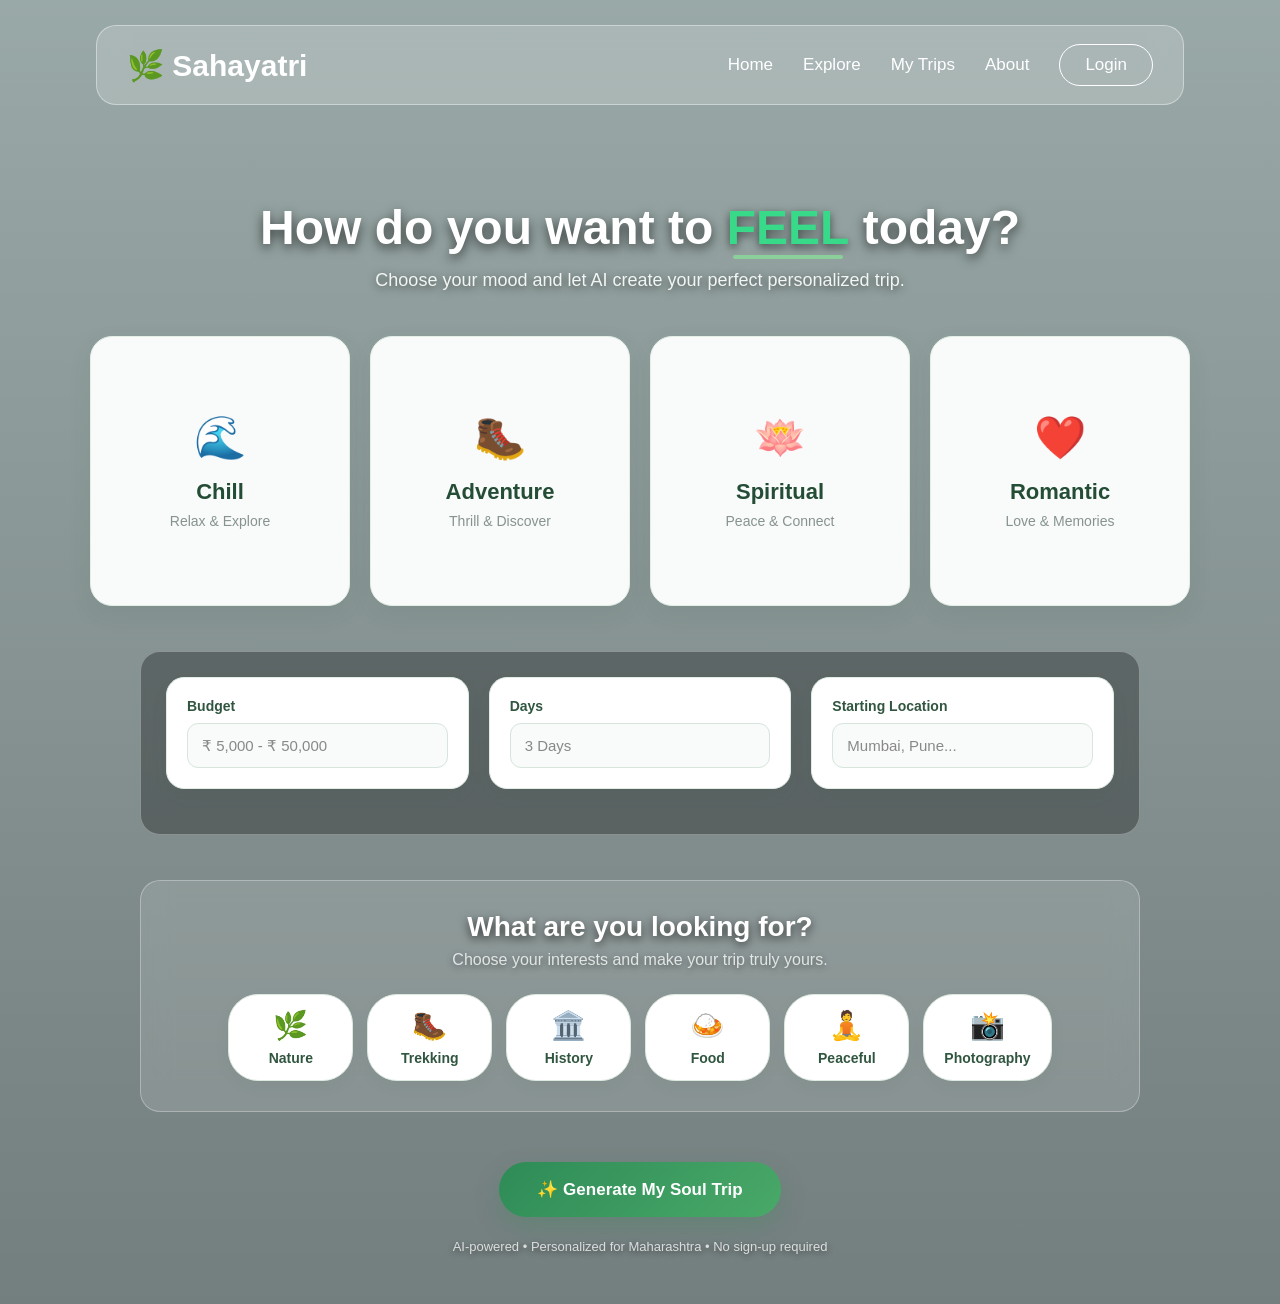
<file: frontend/dashboard.html>
<!DOCTYPE html>
<html lang="en">

<head>

    <meta charset="UTF-8">

    <meta name="viewport"
        content="width=device-width, initial-scale=1.0">

    <title>Sahayatri | My AI Trip</title>

    <link rel="stylesheet" href="dashboard.css">

    <style>

        /* =========================================
           NAVBAR
           ========================================= */

        .dashboard-nav {
            display: flex;
            align-items: center;
            justify-content: space-between;
            gap: 30px;
        }

        .dashboard-links {
            display: flex;
            align-items: center;
            gap: 28px;
        }

        .dashboard-links > a {
            white-space: nowrap;
            flex-shrink: 0;
        }

        /* =========================================
           PROFILE
           ========================================= */

        .profile {
            position: relative;
            flex-shrink: 0;
        }

        .profile-btn {
            display: flex;
            align-items: center;
            justify-content: center;
            gap: 9px;
            min-width: 105px;
            white-space: nowrap;
            cursor: pointer;
        }

        .profile-avatar,
        .profile-avatar-img {
            width: 38px;
            height: 38px;
            min-width: 38px;
            min-height: 38px;
            border-radius: 50%;
            object-fit: cover;
            display: flex;
            align-items: center;
            justify-content: center;
            overflow: hidden;
        }

        .profile-avatar {
            background: #e8f5ec;
            font-size: 21px;
        }

        .profile-avatar-img {
            border: 2px solid #ffffff;
        }

        /* Navbar madhe fakt first name */

        .profile-name {
            white-space: nowrap;
            max-width: 65px;
            overflow: hidden;
            text-overflow: ellipsis;
        }

        /* =========================================
           PROFILE DROPDOWN
           ========================================= */

        .profile-menu {
            position: absolute;
            top: calc(100% + 12px);
            right: 0;
            z-index: 9999;
            min-width: 280px;
        }

        .profile-big-avatar,
        .profile-big-avatar-img {
            width: 48px;
            height: 48px;
            min-width: 48px;
            min-height: 48px;
            border-radius: 50%;
            object-fit: cover;
            display: flex;
            align-items: center;
            justify-content: center;
            overflow: hidden;
        }

        .profile-big-avatar {
            background: #e8f5ec;
            font-size: 25px;
        }

        .profile-big-avatar-img {
            border: 2px solid #e5f5ea;
        }

        /* =========================================
           MOBILE DASHBOARD NAVBAR
           ========================================= */

        @media (max-width: 800px) {

            .dashboard-nav {
                display: flex !important;
                flex-direction: column !important;
                align-items: center !important;
                justify-content: center !important;
                gap: 14px !important;
                padding: 14px 12px !important;
            }

            .dashboard-logo {
                width: 100% !important;
                text-align: center !important;
            }

            .dashboard-links {
                display: flex !important;
                flex-direction: row !important;
                flex-wrap: wrap !important;
                justify-content: center !important;
                align-items: center !important;
                gap: 10px 16px !important;
                width: 100% !important;
            }

            .dashboard-links > a {
                display: inline-block !important;
                visibility: visible !important;
                opacity: 1 !important;
                white-space: nowrap !important;
                font-size: 14px !important;
            }

            .profile {
                display: block !important;
                visibility: visible !important;
                flex-shrink: 0 !important;
            }

            .profile-btn {
                display: flex !important;
                min-width: auto !important;
                padding: 7px 10px !important;
                gap: 6px !important;
            }

            .profile-name {
                display: inline-block !important;
                max-width: 60px !important;
            }

            .profile-menu {
                right: 0 !important;
                top: calc(100% + 8px) !important;
                min-width: 250px !important;
            }
        }

        /* ===== MOBILE NAVBAR FINAL FIX ===== */

@media (max-width: 800px) {

    .dashboard-nav {
        display: flex !important;
        flex-direction: column !important;
        align-items: center !important;
        justify-content: center !important;
        gap: 12px !important;
        padding: 14px 10px !important;
    }

    .dashboard-logo {
        width: 100% !important;
        text-align: center !important;
        display: block !important;
    }

    .dashboard-links {
        width: 100% !important;
        display: flex !important;
        flex-direction: row !important;
        flex-wrap: wrap !important;
        align-items: center !important;
        justify-content: center !important;
        gap: 8px 14px !important;
    }

    /* HOME / MY TRIPS / EXPLORE */
    .dashboard-links > a {
        display: inline-block !important;
        visibility: visible !important;
        opacity: 1 !important;
        position: static !important;
        width: auto !important;
        height: auto !important;
        font-size: 14px !important;
        white-space: nowrap !important;
    }

    /* PROFILE */
    .profile {
        display: block !important;
        visibility: visible !important;
        opacity: 1 !important;
        position: relative !important;
        width: auto !important;
    }

    .profile-btn {
        display: flex !important;
        visibility: visible !important;
        opacity: 1 !important;
        min-width: 0 !important;
        width: auto !important;
        padding: 6px 9px !important;
        gap: 5px !important;
    }

    .profile-name {
        display: inline-block !important;
        visibility: visible !important;
        max-width: 65px !important;
        overflow: hidden !important;
        text-overflow: ellipsis !important;
        white-space: nowrap !important;
    }

    /* PROFILE DROPDOWN */
    .profile-menu {
        display: none;
        position: absolute !important;
        right: 0 !important;
        top: calc(100% + 8px) !important;
        min-width: 250px !important;
        z-index: 99999 !important;
    }

    .profile-menu.show {
        display: block !important;
        visibility: visible !important;
        opacity: 1 !important;
    }

    .profile-option {
        display: flex !important;
        visibility: visible !important;
        opacity: 1 !important;
    }

    .logout-btn {
        display: flex !important;
        visibility: visible !important;
        opacity: 1 !important;
        width: 100% !important;
    }
}


/* VERY SMALL MOBILE */
@media (max-width: 420px) {

    .dashboard-links {
        gap: 7px 10px !important;
    }

    .dashboard-links > a {
        font-size: 13px !important;
    }

    .profile-btn {
        font-size: 13px !important;
        padding: 5px 7px !important;
    }

    .profile-avatar,
    .profile-avatar-img {
        width: 32px !important;
        height: 32px !important;
        min-width: 32px !important;
        min-height: 32px !important;
    }
}

    </style>

</head>


<body>


    <!-- =========================================
         NAVBAR
         ========================================= -->

    <nav class="dashboard-nav">

        <div class="dashboard-logo">
            🌿 Sahayatri
        </div>

        <div class="dashboard-links">

            <a href="index.html">
                Home
            </a>

            <a href="my-trips.html">
                My Trips
            </a>

            <a href="explore.html">
                Explore
            </a>

            <!-- PROFILE -->

            <div class="profile" id="profile">

                <button
                    class="profile-btn"
                    id="profile-btn"
                    type="button">

                    <!-- Default Avatar -->

                    <div
                        id="nav-profile-avatar"
                        class="profile-avatar">

                        👤

                    </div>

                    <!-- Uploaded Photo -->

                    <img
                        id="nav-profile-photo"
                        class="profile-avatar-img"
                        alt="Profile"
                        style="display:none;">

                    <!-- First Name -->

                    <span
                        class="profile-name"
                        id="profile-name">

                        Guest

                    </span>

                    <span class="profile-arrow">
                        ⌄
                    </span>

                </button>


                <!-- PROFILE DROPDOWN -->

                <div
                    class="profile-menu"
                    id="profile-menu">

                    <div class="profile-user">

                        <!-- Default Big Avatar -->

                        <div
                            id="dropdown-profile-avatar"
                            class="profile-big-avatar">

                            👤

                        </div>

                        <!-- Uploaded Big Photo -->

                        <img
                            id="dropdown-profile-photo"
                            class="profile-big-avatar-img"
                            alt="Profile"
                            style="display:none;">

                        <div>

                            <strong
                                id="profile-full-name">

                                Guest User

                            </strong>

                            <small
                                id="profile-email">

                                Not logged in

                            </small>

                        </div>

                    </div>

                    <div class="profile-divider">
                    </div>

                    <!-- MY PROFILE -->

                    <a
                        href="profile.html"
                        class="profile-option">

                        👤 My Profile

                    </a>

                    <!-- LOGOUT -->

                    <button
                        class="logout-btn"
                        id="logout-btn"
                        type="button">

                        🚪 Logout

                    </button>

                </div>

            </div>

        </div>

    </nav>


    <!-- =========================================
         MAIN CONTENT
         ========================================= -->

    <main class="dashboard">


        <!-- HEADER -->

        <section class="trip-header">

            <div>

                <p class="small-title">
                    YOUR PERSONALIZED TRIP
                </p>

                <h1 id="trip-title">
                    Your Trip ✨
                </h1>

                <p
                    class="trip-description"
                    id="trip-description">
                </p>

            </div>

            <div
                class="trip-info"
                id="trip-info">
            </div>

        </section>


        <!-- =========================================
             MAIN GRID
             ========================================= -->

        <section class="dashboard-grid">


            <!-- ITINERARY -->

            <div class="itinerary-card">

                <div class="card-title">

                    <h2>
                        🗓️ Day-wise Itinerary
                    </h2>

                    <span>
                        AI Generated
                    </span>

                </div>

                <div id="itinerary-container">
                </div>

            </div>


            <!-- RIGHT COLUMN -->

            <div class="right-column">


                <!-- MAP -->

                <div class="info-card map-card">

                    <div class="map-header">

                        <div>

                            <h2>
                                🗺️ Route Map
                            </h2>

                            <p>
                                Your personalized travel route
                            </p>

                        </div>

                        <span class="route-badge">
                            LIVE ROUTE
                        </span>

                    </div>

                    <div class="map-box">

                        <iframe
                            id="google-map"
                            loading="lazy"
                            allowfullscreen
                            referrerpolicy="no-referrer-when-downgrade">
                        </iframe>

                    </div>

                    <div class="route-title">
                        📍 Your Route
                    </div>

                    <div
                        class="map-route"
                        id="map-route">
                    </div>

                </div>


                <!-- BUDGET -->

                <div class="info-card">

                    <h2>
                        💰 Budget Estimate
                    </h2>

                    <div
                        class="budget-total"
                        id="budget-total">

                        ₹0

                        <small>
                            of ₹0
                        </small>

                    </div>

                    <div class="budget-bar">
                        <div></div>
                    </div>

                    <div class="budget-row">

                        <span>
                            🏨 Accommodation
                        </span>

                        <strong
                            id="accommodation-cost">

                            ₹0

                        </strong>

                    </div>

                    <div class="budget-row">

                        <span>
                            🍛 Food
                        </span>

                        <strong
                            id="food-cost">

                            ₹0

                        </strong>

                    </div>

                    <div class="budget-row">

                        <span>
                            🚗 Transport
                        </span>

                        <strong
                            id="transport-cost">

                            ₹0

                        </strong>

                    </div>

                    <div class="budget-row">

                        <span>
                            🎟️ Activities
                        </span>

                        <strong
                            id="activity-cost">

                            ₹0

                        </strong>

                    </div>

                </div>


                <!-- SAFETY -->

                <div class="info-card safety-card">

                    <h2>
                        🛡️ Safety Score
                    </h2>

                    <div
                        class="safety-score"
                        id="safety-score">

                        8.5 / 10

                    </div>

                    <p>
                        ✓ Low-risk destination
                    </p>

                    <p>
                        ✓ Emergency services nearby
                    </p>

                    <p>
                        ✓ Suitable for travel
                    </p>

                </div>

            </div>

        </section>


        <!-- =========================================
             LOCAL FOOD
             ========================================= -->

        <section class="food-section">

            <h2>
                🍛 Local Food Recommendations
            </h2>

            <div class="food-container">

                <div class="food-card">

                    <div class="food-image">
                        🍛
                    </div>

                    <h3 id="food1-name">
                        Local Food
                    </h3>

                    <p id="food1-description">
                        Local specialty
                    </p>

                </div>


                <div class="food-card">

                    <div class="food-image">
                        🍽️
                    </div>

                    <h3 id="food2-name">
                        Local Food
                    </h3>

                    <p id="food2-description">
                        Local specialty
                    </p>

                </div>


                <div class="food-card">

                    <div class="food-image">
                        🥘
                    </div>

                    <h3 id="food3-name">
                        Local Food
                    </h3>

                    <p id="food3-description">
                        Local specialty
                    </p>

                </div>

            </div>

        </section>


        <!-- =========================================
             AI EXPLANATION
             ========================================= -->

        <section class="ai-reason">

            <h2>
                🤖 Why did Sahayatri choose this trip?
            </h2>

            <p id="ai-explanation">
            </p>

        </section>


        <!-- =========================================
             AI TRAVEL TIPS
             ========================================= -->

        <section class="ai-tips">

            <h2>
                🤖 AI Travel Tips
            </h2>

            <p class="ai-tips-subtitle">

                Smart suggestions from Sahayatri
                for a smoother journey.

            </p>

            <div id="ai-tips-container">

                <p>
                    Preparing your personalized
                    travel tips...
                </p>

            </div>

        </section>


        <!-- =========================================
             ACTION BUTTONS
             ========================================= -->

        <div class="dashboard-actions">

            <button id="regenerate-btn">
                ✨ Regenerate Trip
            </button>

            <button id="export-btn">
                📄 Export PDF
            </button>

            <button id="save-btn">
                ❤️ Save Trip
            </button>

        </div>

    </main>


    <!-- =========================================
         JAVASCRIPT
         ========================================= -->

    <script>

        /* =========================================
           GET TRIP DATA
           ========================================= */

        const tripData =
            JSON.parse(
                localStorage.getItem("tripResponse")
            );

        const preferences =
            JSON.parse(
                localStorage.getItem("tripPreferences")
            ) || [];


        if (!tripData) {

            alert(
                "Trip data not found. Please generate your trip again."
            );

            window.location.href =
                "index.html";

        } else {

            /* =========================================
               HEADER
               ========================================= */

            document.getElementById("trip-title").innerText =
                `Your ${tripData.mood} Trip ✨`;

            document.getElementById("trip-info").innerHTML =
                `<span>🌿 ${tripData.mood}</span>
                 <span>📅 ${tripData.days} Days</span>
                 <span>💰 ₹${tripData.budget}</span>`;

            document.getElementById("trip-description").innerText =
                `A personalized ${tripData.days}-day trip starting from ${tripData.location}.`;


            /* =========================================
               ITINERARY
               ========================================= */

            const itineraryContainer =
                document.getElementById(
                    "itinerary-container"
                );

            itineraryContainer.innerHTML = "";

            if (
                tripData.itinerary &&
                tripData.itinerary.length > 0
            ) {

                tripData.itinerary.forEach(
                    function(day) {

                        const dayCard =
                            document.createElement("div");

                        dayCard.className =
                            "day";

                        let activitiesHTML = "";

                        if (
                            day.activities &&
                            day.activities.length > 0
                        ) {

                            day.activities.forEach(
                                function(activity) {

                                    activitiesHTML += `

                                        <div class="activity">

                                            <strong>
                                                ${activity.time || ""}
                                            </strong>

                                            <p>
                                                ${activity.name || "Free Time"}
                                            </p>

                                            <small>
                                                ${activity.description || ""}
                                            </small>

                                            ${
                                                activity.address
                                                ? `<div class="activity-address">
                                                    📍 ${activity.address}
                                                   </div>`
                                                : ""
                                            }

                                            ${
                                                activity.mapsUri
                                                ? `<a
                                                    href="${activity.mapsUri}"
                                                    target="_blank"
                                                    class="maps-link">
                                                    🗺️ View on Google Maps
                                                   </a>`
                                                : ""
                                            }

                                        </div>

                                    `;
                                }
                            );

                        }

                        dayCard.innerHTML = `

                            <div class="day-heading">

                                <h3>
                                    ${day.day} — ${day.location}
                                </h3>

                                <span>
                                    🌿
                                </span>

                            </div>

                            ${activitiesHTML}

                        `;

                        itineraryContainer.appendChild(
                            dayCard
                        );

                    }
                );

            } else {

                itineraryContainer.innerHTML =
                    "<p>No itinerary available.</p>";

            }


            /* =========================================
               REAL ROUTE
               ========================================= */

            const routeContainer =
                document.getElementById(
                    "map-route"
                );

            routeContainer.innerHTML = "";

            if (
                tripData.route &&
                tripData.route.length > 0
            ) {

                tripData.route.forEach(
                    function(place, index) {

                        const routeItem =
                            document.createElement(
                                "span"
                            );

                        routeItem.innerHTML =
                            `📍 ${place}`;

                        routeContainer.appendChild(
                            routeItem
                        );

                        if (
                            index <
                            tripData.route.length - 1
                        ) {

                            const arrow =
                                document.createElement(
                                    "span"
                                );

                            arrow.innerHTML =
                                " → ";

                            routeContainer.appendChild(
                                arrow
                            );

                        }

                    }
                );

            } else {

                routeContainer.innerHTML =
                    `📍 ${tripData.location}`;

            }


            /* =========================================
               GOOGLE MAP
               ========================================= */

            const googleMap =
                document.getElementById(
                    "google-map"
                );

            if (
    tripData.mapUrl &&
    tripData.mapUrl !== ""
) {

    googleMap.src = tripData.mapUrl;
    googleMap.style.display = "block";

} else {

    googleMap.style.display = "block";
    googleMap.src =
        "https://www.google.com/maps?q=" +
        encodeURIComponent(tripData.location) +
        "&output=embed";

}


            /* =========================================
               BUDGET
               ========================================= */

            const totalBudget =
                Number(tripData.budget);

            document.getElementById(
                "budget-total"
            ).innerHTML =
                `₹${totalBudget}
                 <small>of ₹${totalBudget}</small>`;

            if (tripData.budgetEstimate) {

                document.getElementById(
                    "accommodation-cost"
                ).innerText =
                    `₹${tripData.budgetEstimate.accommodation}`;

                document.getElementById(
                    "food-cost"
                ).innerText =
                    `₹${tripData.budgetEstimate.food}`;

                document.getElementById(
                    "transport-cost"
                ).innerText =
                    `₹${tripData.budgetEstimate.transport}`;

                document.getElementById(
                    "activity-cost"
                ).innerText =
                    `₹${tripData.budgetEstimate.activities}`;

            }


            /* =========================================
               SAFETY SCORE
               ========================================= */

            if (
                tripData.safetyScore !== undefined
            ) {

                document.getElementById(
                    "safety-score"
                ).innerText =
                    `${tripData.safetyScore} / 10`;

            }


            /* =========================================
               FOOD
               ========================================= */

            if (
                tripData.localFood &&
                tripData.localFood.length > 0
            ) {

                const foods =
                    tripData.localFood;

                function getFoodName(food) {

                    if (
                        food.displayName &&
                        food.displayName.text
                    ) {

                        return food.displayName.text;

                    }

                    return "Local Restaurant";

                }

                function getFoodDescription(food) {

                    if (
                        food.formattedAddress
                    ) {

                        return food.formattedAddress;

                    }

                    return "Popular restaurant near your trip location.";

                }

                if (foods[0]) {

                    document.getElementById(
                        "food1-name"
                    ).innerText =
                        getFoodName(foods[0]);

                    document.getElementById(
                        "food1-description"
                    ).innerText =
                        getFoodDescription(foods[0]);

                }

                if (foods[1]) {

                    document.getElementById(
                        "food2-name"
                    ).innerText =
                        getFoodName(foods[1]);

                    document.getElementById(
                        "food2-description"
                    ).innerText =
                        getFoodDescription(foods[1]);

                }

                if (foods[2]) {

                    document.getElementById(
                        "food3-name"
                    ).innerText =
                        getFoodName(foods[2]);

                    document.getElementById(
                        "food3-description"
                    ).innerText =
                        getFoodDescription(foods[2]);

                }

            }


            /* =========================================
               AI EXPLANATION
               ========================================= */

            if (tripData.aiExplanation) {

                document.getElementById(
                    "ai-explanation"
                ).innerText =
                    tripData.aiExplanation;

            } else {

                const preferencesText =
                    preferences.length > 0
                        ? preferences.join(", ")
                        : "your selected preferences";

                document.getElementById(
                    "ai-explanation"
                ).innerText =
                    `Based on your ${tripData.mood} mood, ₹${tripData.budget} budget, ` +
                    `${tripData.days}-day duration and interest in ${preferencesText}, ` +
                    `Sahayatri created a personalized trip starting from ${tripData.location}.`;

            }

        }


        /* =========================================
           AI TRAVEL TIPS
           ========================================= */

        const aiTipsContainer =
            document.getElementById(
                "ai-tips-container"
            );

        if (tripData && tripData.aiTips) {

            const tipsText =
                tripData.aiTips.trim();

            const tips =
                tipsText
                    .split("\n")
                    .map(
                        function(tip) {

                            return tip
                                .replace(
                                    /^[-*•]\s*/,
                                    ""
                                )
                                .trim();

                        }
                    )
                    .filter(
                        function(tip) {

                            return tip.length > 0;

                        }
                    );

            if (tips.length > 0) {

                aiTipsContainer.innerHTML = "";

                tips.forEach(
                    function(tip, index) {

                        const tipCard =
                            document.createElement(
                                "div"
                            );

                        tipCard.className =
                            "ai-tip-card";

                        tipCard.innerHTML = `

                            <div class="tip-number">
                                ${index + 1}
                            </div>

                            <p>
                                ${tip}
                            </p>

                        `;

                        aiTipsContainer.appendChild(
                            tipCard
                        );

                    }
                );

            } else {

                aiTipsContainer.innerHTML =
                    `<p>${tipsText}</p>`;

            }

        } else {

            aiTipsContainer.innerHTML = `

                <p>

                    Start early, keep some budget
                    for unexpected expenses,
                    and check local conditions
                    before travelling.

                </p>

            `;

        }


        /* =========================================
           REGENERATE TRIP
           ========================================= */

        const regenerateButton =
            document.getElementById(
                "regenerate-btn"
            );

        regenerateButton.addEventListener(
            "click",
            function() {

                const location =
                    localStorage.getItem(
                        "tripLocation"
                    );

                const days =
                    localStorage.getItem(
                        "tripDays"
                    );

                const budget =
                    localStorage.getItem(
                        "tripBudget"
                    );

                const mood =
                    localStorage.getItem(
                        "tripMood"
                    );

                const savedPreferences =
                    JSON.parse(
                        localStorage.getItem(
                            "tripPreferences"
                        )
                    ) || [];

                if (
                    !location ||
                    !days ||
                    !budget ||
                    !mood
                ) {

                    alert(
                        "Trip information not found. Please generate a new trip."
                    );

                    window.location.href =
                        "index.html";

                    return;

                }

                regenerateButton.innerText =
                    "⏳ Regenerating...";

                regenerateButton.disabled =
                    true;

                const refresh =
                    Date.now();

                const preferencesText =
                    savedPreferences.join(",");

                const apiUrl =
    `https://sahayatri-ai-trip-planner.onrender.com/api/trip` +
                    `?location=${encodeURIComponent(location)}` +
                    `&days=${days}` +
                    `&budget=${budget}` +
                    `&mood=${encodeURIComponent(mood)}` +
                    `&preferences=${encodeURIComponent(preferencesText)}` +
                    `&refresh=${refresh}`;

                console.log(
                    "Regenerating trip:",
                    apiUrl
                );

                fetch(apiUrl)

                    .then(
                        function(response) {

                            if (!response.ok) {

                                throw new Error(
                                    "Backend API error"
                                );

                            }

                            return response.json();

                        }
                    )

                    .then(
                        function(data) {

                            console.log(
                                "New Trip Response:",
                                data
                            );

                            localStorage.setItem(
                                "tripResponse",
                                JSON.stringify(data)
                            );

                            window.location.reload();

                        }
                    )

                    .catch(
                        function(error) {

                            console.error(
                                "Regenerate Error:",
                                error
                            );

                            alert(
                                "Unable to regenerate trip. " +
                                "Please make sure the backend is running."
                            );

                            regenerateButton.innerText =
                                "✨ Regenerate Trip";

                            regenerateButton.disabled =
                                false;

                        }
                    );

            }
        );


        /* =========================================
           SAVE TRIP TO DATABASE
           ========================================= */

        const saveButton =
            document.getElementById(
                "save-btn"
            );

        saveButton.addEventListener(
            "click",
            async function() {

                const currentTrip =
                    JSON.parse(
                        localStorage.getItem(
                            "tripResponse"
                        )
                    );

                if (!currentTrip) {

                    alert(
                        "No trip available to save."
                    );

                    return;

                }

                const email =
                    localStorage.getItem(
                        "loggedInUser"
                    );

                if (!email) {

                    alert(
                        "Please login first to save your trip. 🔐"
                    );

                    window.location.href =
                        "login.html";

                    return;

                }

                saveButton.disabled =
                    true;

                saveButton.innerText =
                    "⏳ Saving...";

                try {

                    const response =
    await fetch(
        "https://sahayatri-ai-trip-planner.onrender.com/api/trips/save",
                            {

                                method: "POST",

                                headers: {
                                    "Content-Type":
                                        "application/json"
                                },

                                body:
                                    JSON.stringify({

                                        email: email,

                                        location:
                                            currentTrip.location,

                                        mood:
                                            currentTrip.mood,

                                        days:
                                            Number(
                                                currentTrip.days
                                            ),

                                        budget:
                                            Number(
                                                currentTrip.budget
                                            ),

                                        tripData:
                                            JSON.stringify(
                                                currentTrip
                                            )

                                    })

                            }
                        );

                    const data =
                        await response.json();

                    if (!response.ok) {

                        throw new Error(
                            data.error ||
                            "Unable to save trip"
                        );

                    }

                    saveButton.innerText =
                        "❤️ Trip Saved";

                    /* Save database trip ID for Budget Splitter */
                    if (data.id) {
                        localStorage.setItem(
                            "savedTripId",
                            data.id
                        );

                        console.log(
                            "Saved Trip ID:",
                            data.id
                        );
                    }

                    alert(
                        "Your trip has been saved successfully! ❤️"
                    );

                } catch (error) {

                    console.error(
                        "Save Trip Error:",
                        error
                    );

                    alert(
                        "Unable to save trip. " +
                        "Please make sure backend is running."
                    );

                    saveButton.disabled =
                        false;

                    saveButton.innerText =
                        "❤️ Save Trip";

                }

            }
        );


        /* =========================================
           EXPORT TRIP AS PDF
           ========================================= */

        const exportButton =
            document.getElementById(
                "export-btn"
            );

        exportButton.addEventListener(
            "click",
            function() {

                const tripData =
                    JSON.parse(
                        localStorage.getItem(
                            "tripResponse"
                        )
                    );

                if (!tripData) {

                    alert(
                        "Trip data not found. Please generate your trip again."
                    );

                    return;

                }

                document.body.classList.add(
                    "printing"
                );

                window.print();

                setTimeout(
                    function() {

                        document.body.classList.remove(
                            "printing"
                        );

                    },
                    1000
                );

            }
        );


        /* =========================================
           USER PROFILE
           ========================================= */

        const loggedInEmail =
            localStorage.getItem(
                "loggedInUser"
            );

        const loggedInName =
            localStorage.getItem(
                "userName"
            );

        const profileName =
            document.getElementById(
                "profile-name"
            );

        const profileFullName =
            document.getElementById(
                "profile-full-name"
            );

        const profileEmail =
            document.getElementById(
                "profile-email"
            );


        if (loggedInEmail) {

            const displayName =
                loggedInName ||
                loggedInEmail.split("@")[0];

            /* Navbar = First Name */

            const shortName =
                displayName.split(" ")[0];

            profileName.innerText =
                shortName;

            /* Dropdown = Full Name */

            profileFullName.innerText =
                displayName;

            profileEmail.innerText =
                loggedInEmail;

        } else {

            profileName.innerText =
                "Guest";

            profileFullName.innerText =
                "Guest User";

            profileEmail.innerText =
                "Not logged in";

        }


        /* =========================================
           OPEN / CLOSE PROFILE MENU
           ========================================= */

        const profileButton =
            document.getElementById(
                "profile-btn"
            );

        const profileMenu =
            document.getElementById(
                "profile-menu"
            );

        profileButton.addEventListener(
            "click",
            function(event) {

                event.stopPropagation();

                profileMenu.classList.toggle(
                    "show"
                );

            }
        );


        /* Close menu outside */

        document.addEventListener(
            "click",
            function() {

                profileMenu.classList.remove(
                    "show"
                );

            }
        );


        /* =========================================
           LOGOUT
           ========================================= */

        document.getElementById(
            "logout-btn"
        ).addEventListener(
            "click",
            function() {

                localStorage.removeItem(
                    "loggedInUser"
                );

                localStorage.removeItem(
                    "userName"
                );

                alert(
                    "Logged out successfully 👋"
                );

                window.location.href =
                    "index.html";

            }
        );


        /* =========================================
           LOAD PROFILE PHOTO
           ========================================= */

        const savedProfilePhoto =
            localStorage.getItem(
                "profilePhoto"
            );

        const navProfilePhoto =
            document.getElementById(
                "nav-profile-photo"
            );

        const navProfileAvatar =
            document.getElementById(
                "nav-profile-avatar"
            );

        const dropdownProfilePhoto =
            document.getElementById(
                "dropdown-profile-photo"
            );

        const dropdownProfileAvatar =
            document.getElementById(
                "dropdown-profile-avatar"
            );


        if (savedProfilePhoto) {

            /* Navbar photo */

            if (navProfilePhoto) {

                navProfilePhoto.src =
                    savedProfilePhoto;

                navProfilePhoto.style.display =
                    "flex";

            }

            if (navProfileAvatar) {

                navProfileAvatar.style.display =
                    "none";

            }


            /* Dropdown photo */

            if (dropdownProfilePhoto) {

                dropdownProfilePhoto.src =
                    savedProfilePhoto;

                dropdownProfilePhoto.style.display =
                    "flex";

            }

            if (dropdownProfileAvatar) {

                dropdownProfileAvatar.style.display =
                    "none";

            }

        }

    </script>

</body>

</html>
</file>
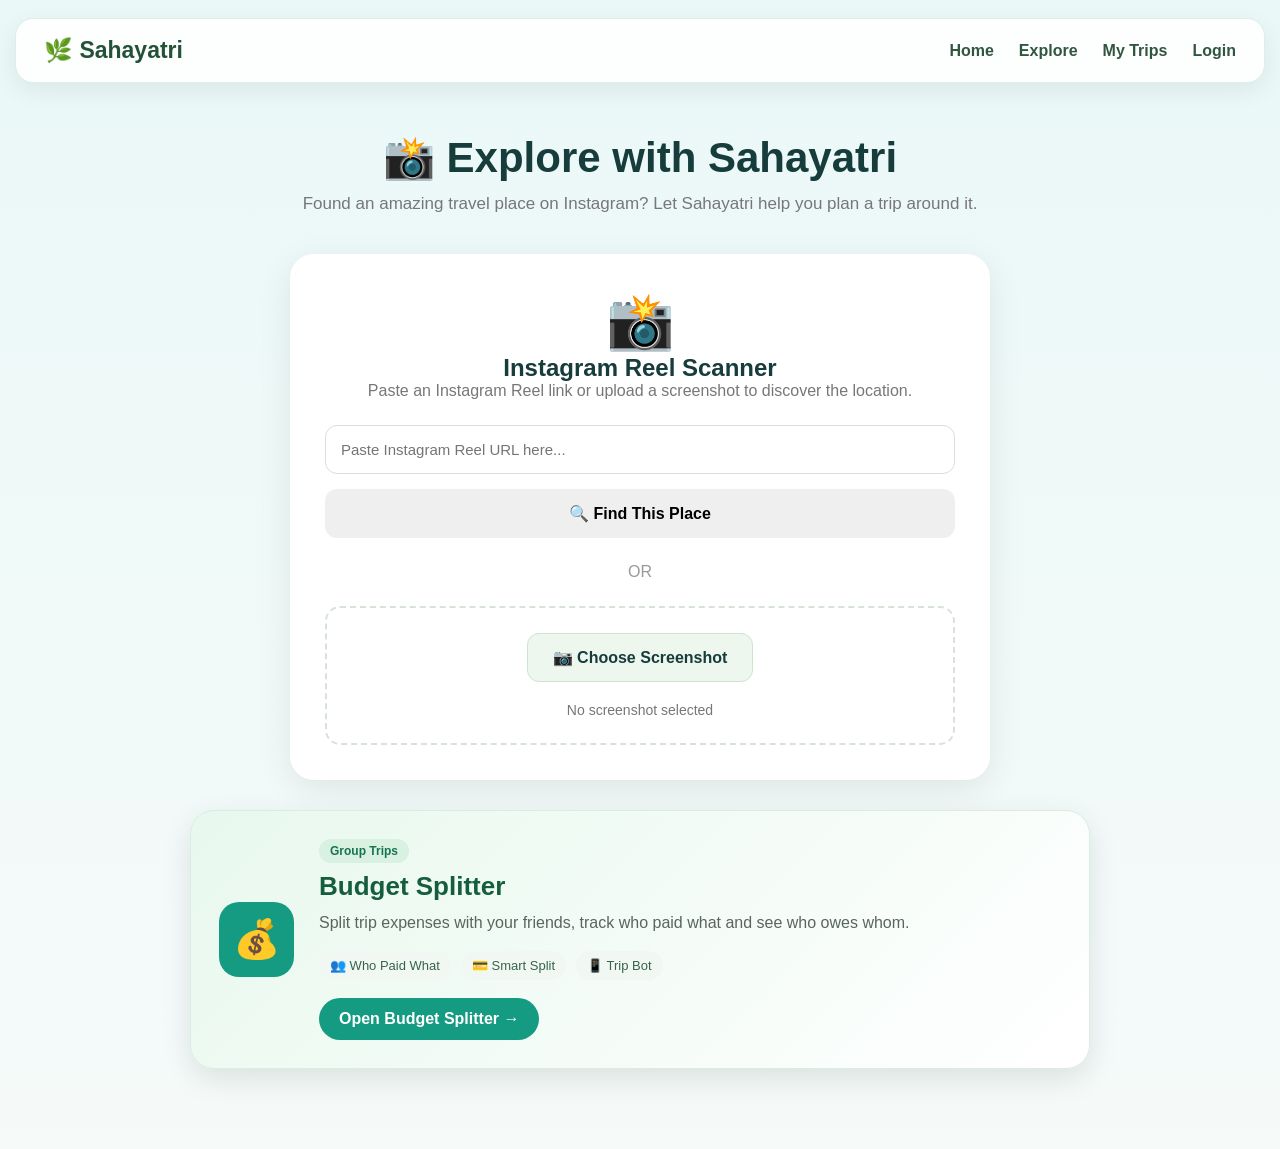
<file: frontend/explore.html>
<!DOCTYPE html>
<html lang="en">

<head>

    <meta charset="UTF-8">

    <meta name="viewport"
        content="width=device-width, initial-scale=1.0">

    <title>Sahayatri | Explore</title>

    <link rel="stylesheet" href="dashboard.css">

    <style>

        .explore-page {
            max-width: 1100px;
            margin: auto;
            padding: 50px 20px;
        }

        .explore-hero {
            text-align: center;
            margin-bottom: 40px;
        }

        .explore-hero h1 {
            font-size: 42px;
            margin-bottom: 12px;
        }

        .explore-hero p {
            color: #777;
            font-size: 17px;
        }

        .scanner-card {
            max-width: 700px;
            margin: auto;
            background: white;
            padding: 35px;
            border-radius: 24px;
            box-shadow: 0 10px 35px rgba(0,0,0,0.08);
        }

        .scanner-icon {
            font-size: 55px;
            text-align: center;
        }

        .scanner-card h2 {
            text-align: center;
        }

        .scanner-description {
            text-align: center;
            color: #777;
            margin-bottom: 25px;
        }

        .reel-input {
            width: 100%;
            box-sizing: border-box;
            padding: 15px;
            border: 1px solid #ddd;
            border-radius: 12px;
            font-size: 15px;
        }

        .scan-button {
            width: 100%;
            margin-top: 15px;
            padding: 15px;
            border: none;
            border-radius: 12px;
            cursor: pointer;
            font-size: 16px;
            font-weight: 600;
        }

        .or-text {
            text-align: center;
            margin: 25px 0;
            color: #999;
        }

        .upload-box {
            border: 2px dashed #d8e3d8;
            border-radius: 15px;
            padding: 25px;
            text-align: center;
        }

        .upload-box input {
            display: none;
        }

        .upload-box label {
            cursor: pointer;
        }

        .upload-button {
    display: inline-block;
    padding: 14px 25px;
    background: #eef7ee;
    border: 1px solid #cfe3cf;
    border-radius: 12px;
    cursor: pointer;
    font-weight: 600;
    margin-bottom: 10px;
}

.upload-button:hover {
    background: #e2f0e2;
}

.file-name {
    margin-top: 10px;
    color: #777;
    font-size: 14px;
}


.budget-feature-card {
    max-width: 900px;
    margin: 30px auto;
    padding: 28px;
    border-radius: 24px;
    background: linear-gradient(135deg, #e8f8ee, #ffffff);
    display: flex;
    align-items: center;
    gap: 25px;
    box-shadow: 0 10px 30px rgba(0, 0, 0, 0.10);
    border: 1px solid #d8eee0;
}

.budget-feature-icon {
    width: 75px;
    height: 75px;
    min-width: 75px;
    border-radius: 20px;
    background: #159b82;
    display: flex;
    align-items: center;
    justify-content: center;
    font-size: 38px;
}

.budget-feature-content {
    flex: 1;
}

.budget-badge {
    display: inline-block;
    padding: 5px 11px;
    border-radius: 20px;
    background: #d9f1e1;
    color: #18744f;
    font-size: 12px;
    font-weight: bold;
    margin-bottom: 8px;
}

.budget-feature-content h2 {
    margin: 0 0 8px;
    color: #155d3c;
    font-size: 26px;
}

.budget-feature-content p {
    margin: 0 0 15px;
    color: #59655e;
    line-height: 1.6;
}

.budget-feature-points {
    display: flex;
    flex-wrap: wrap;
    gap: 10px;
    margin-bottom: 18px;
}

.budget-feature-points span {
    padding: 7px 11px;
    border-radius: 20px;
    background: #f1f8f3;
    color: #38634c;
    font-size: 13px;
}

.budget-feature-btn {
    display: inline-block;
    padding: 12px 20px;
    border-radius: 25px;
    background: #159b82;
    color: white;
    text-decoration: none;
    font-weight: bold;
    transition: 0.3s;
}

.budget-feature-btn:hover {
    transform: translateY(-2px);
    box-shadow: 0 7px 18px rgba(21, 155, 130, 0.25);
}

@media (max-width: 600px) {

    .budget-feature-card {
        margin: 20px 15px;
        padding: 22px;
        flex-direction: column;
        align-items: flex-start;
    }

    .budget-feature-icon {
        width: 60px;
        height: 60px;
        min-width: 60px;
        font-size: 30px;
    }

    .budget-feature-content h2 {
        font-size: 23px;
    }

    .budget-feature-btn {
        width: 100%;
        text-align: center;
    }
}

    </style>

</head>


<body>

    <!-- NAVBAR -->

    <nav class="dashboard-nav">

        <div class="dashboard-logo">
            🌿 Sahayatri
        </div>

        <div class="dashboard-links">

            <a href="index.html">
                Home
            </a>

            <a href="explore.html">
                Explore
            </a>

            <a href="my-trips.html">
                My Trips
            </a>

            <a href="login.html">Login</a>

        </div>

    </nav>


    <!-- EXPLORE PAGE -->

    <main class="explore-page">

        <section class="explore-hero">

            <h1>
                📸 Explore with Sahayatri
            </h1>

            <p>
                Found an amazing travel place on Instagram?
                Let Sahayatri help you plan a trip around it.
            </p>

        </section>


        <!-- INSTAGRAM REEL SCANNER -->

        <section class="scanner-card">

            <div class="scanner-icon">
                📸
            </div>

            <h2>
                Instagram Reel Scanner
            </h2>

            <p class="scanner-description">
                Paste an Instagram Reel link or upload
                a screenshot to discover the location.
            </p>


            <!-- REEL URL -->

            <input
                type="text"
                id="reel-url"
                class="reel-input"
                placeholder="Paste Instagram Reel URL here..."
            >


            <button
                class="scan-button"
                id="scan-button">

                🔍 Find This Place

            </button>


            <div class="or-text">
                OR
            </div>


            <!-- SCREENSHOT UPLOAD -->

            <div class="upload-box">

    <label for="reel-image" class="upload-button">
        📷 Choose Screenshot
    </label>

    <input
        type="file"
        id="reel-image"
        accept="image/*"
    >

    <div class="file-name" id="file-name">
        No screenshot selected
    </div>

</div>

        </section>

        <!-- ================================
     BUDGET SPLITTER
     ================================ -->

<section class="budget-feature-card">

    <div class="budget-feature-icon">
        💰
    </div>

    <div class="budget-feature-content">

        <span class="budget-badge">
            Group Trips
        </span>

        <h2>
            Budget Splitter
        </h2>

        <p>
            Split trip expenses with your friends,
            track who paid what and see who owes whom.
        </p>

        <div class="budget-feature-points">

            <span>👥 Who Paid What</span>

            <span>💳 Smart Split</span>

            <span>📱 Trip Bot</span>

        </div>

        <a
            href="budget-splitter.html"
            class="budget-feature-btn"
        >
            Open Budget Splitter →
        </a>

    </div>

</section>

    </main>


    <script>
const scanButton = document.getElementById("scan-button");
const reelUrlInput = document.getElementById("reel-url");
const imageInput = document.getElementById("reel-image");

const fileName = document.getElementById("file-name");

imageInput.addEventListener("change", () => {

    if (imageInput.files.length > 0) {
        fileName.innerText =
            "✅ " + imageInput.files[0].name;
    } else {
        fileName.innerText =
            "No screenshot selected";
    }

});

scanButton.addEventListener("click", async () => {

    const reelUrl = reelUrlInput.value.trim();
    const imageFile = imageInput.files[0];

    if (!reelUrl && !imageFile) {
        alert("Please paste an Instagram Reel link OR upload a screenshot.");
        return;
    }

    if (reelUrl && !reelUrl.includes("instagram.com")) {
        alert("Please enter a valid Instagram Reel URL.");
        return;
    }

    if (!imageFile) {
        alert("Please upload a screenshot of the Reel so AI can identify the location.");
        return;
    }

    scanButton.disabled = true;
    scanButton.innerText = "🤖 AI is analyzing...";

    try {

        // Compress image before sending to backend
        const compressedImage = await compressImage(imageFile);

        console.log("Original image size:",
            (imageFile.size / 1024 / 1024).toFixed(2), "MB");

        console.log("Compressed image size:",
            (compressedImage.size / 1024 / 1024).toFixed(2), "MB");


        const formData = new FormData();

        formData.append("image", compressedImage, "reel-screenshot.jpg");

        if (reelUrl) {
            formData.append("reelUrl", reelUrl);
        }


        const response = await fetch(
            "https://sahayatri-ai-trip-planner.onrender.com/api/reel/analyze",
            {
                method: "POST",
                body: formData
            }
        );


        const responseText = await response.text();

        let data;

        try {
            data = JSON.parse(responseText);
        } catch {
            throw new Error(
                "Server returned an invalid response. Please try again."
            );
        }


        if (!response.ok) {
            throw new Error(
                data.error || "AI analysis failed"
            );
        }


        showResult(data);

    } catch (error) {

        console.error("Reel Scanner Error:", error);

        alert(
            "Something went wrong: " +
            (error.message || "Please try again.")
        );

    } finally {

        scanButton.disabled = false;
        scanButton.innerText = "🔍 Scan Reel";

    }
});


async function compressImage(file) {

    return new Promise((resolve, reject) => {

        const reader = new FileReader();

        reader.onload = function(event) {

            const img = new Image();

            img.onload = function() {

                const canvas = document.createElement("canvas");

                const maxWidth = 1600;
                const maxHeight = 1600;

                let width = img.width;
                let height = img.height;


                // Resize large images
                if (width > maxWidth || height > maxHeight) {

                    const ratio = Math.min(
                        maxWidth / width,
                        maxHeight / height
                    );

                    width = Math.round(width * ratio);
                    height = Math.round(height * ratio);
                }


                canvas.width = width;
                canvas.height = height;


                const ctx = canvas.getContext("2d");

                ctx.drawImage(
                    img,
                    0,
                    0,
                    width,
                    height
                );


                canvas.toBlob(
                    blob => {

                        if (blob) {
                            resolve(blob);
                        } else {
                            reject(
                                new Error("Image compression failed.")
                            );
                        }

                    },
                    "image/jpeg",
                    0.80
                );

            };

            img.onerror = () => {
                reject(
                    new Error("Unable to read the selected image.")
                );
            };

            img.src = event.target.result;
        };


        reader.onerror = () => {
            reject(
                new Error("Unable to load image.")
            );
        };


        reader.readAsDataURL(file);

    });
}


function showResult(data) {

    let oldResult = document.getElementById("ai-result");

    if (oldResult) {
        oldResult.remove();
    }

    const result = document.createElement("div");

    result.id = "ai-result";

    result.innerHTML = `
        <div style="
            margin-top:25px;
            padding:25px;
            border-radius:18px;
            background:#f0fdf4;
            border:1px solid #bbf7d0;
        ">

            <h2>📍 AI Detected Location</h2>

            <h3>${data.location}</h3>

            <p>
                <strong>Confidence:</strong>
                ${data.confidence}%
            </p>

            <p>
                <strong>Why AI thinks this:</strong><br>
                ${data.reason}
            </p>

            ${
                data.location !== "Unknown"
                ?
                `
                <button
                    onclick="planTrip('${data.location.replace(/'/g, "\\'")}')"
                    style="
                        margin-top:15px;
                        padding:12px 22px;
                        border:none;
                        border-radius:10px;
                        background:#111827;
                        color:white;
                        cursor:pointer;
                    "
                >
                    🗺️ Plan My Trip
                </button>
                `
                :
                ""
            }

        </div>
    `;

    document
        .querySelector(".scanner-card")
        ?.appendChild(result);

    if (!document.querySelector(".scanner-card")) {
        document.body.appendChild(result);
    }
}


function planTrip(location) {

    window.location.href =
        "index.html?location=" +
        encodeURIComponent(location);
}
</script>

</body>

</html>
</file>
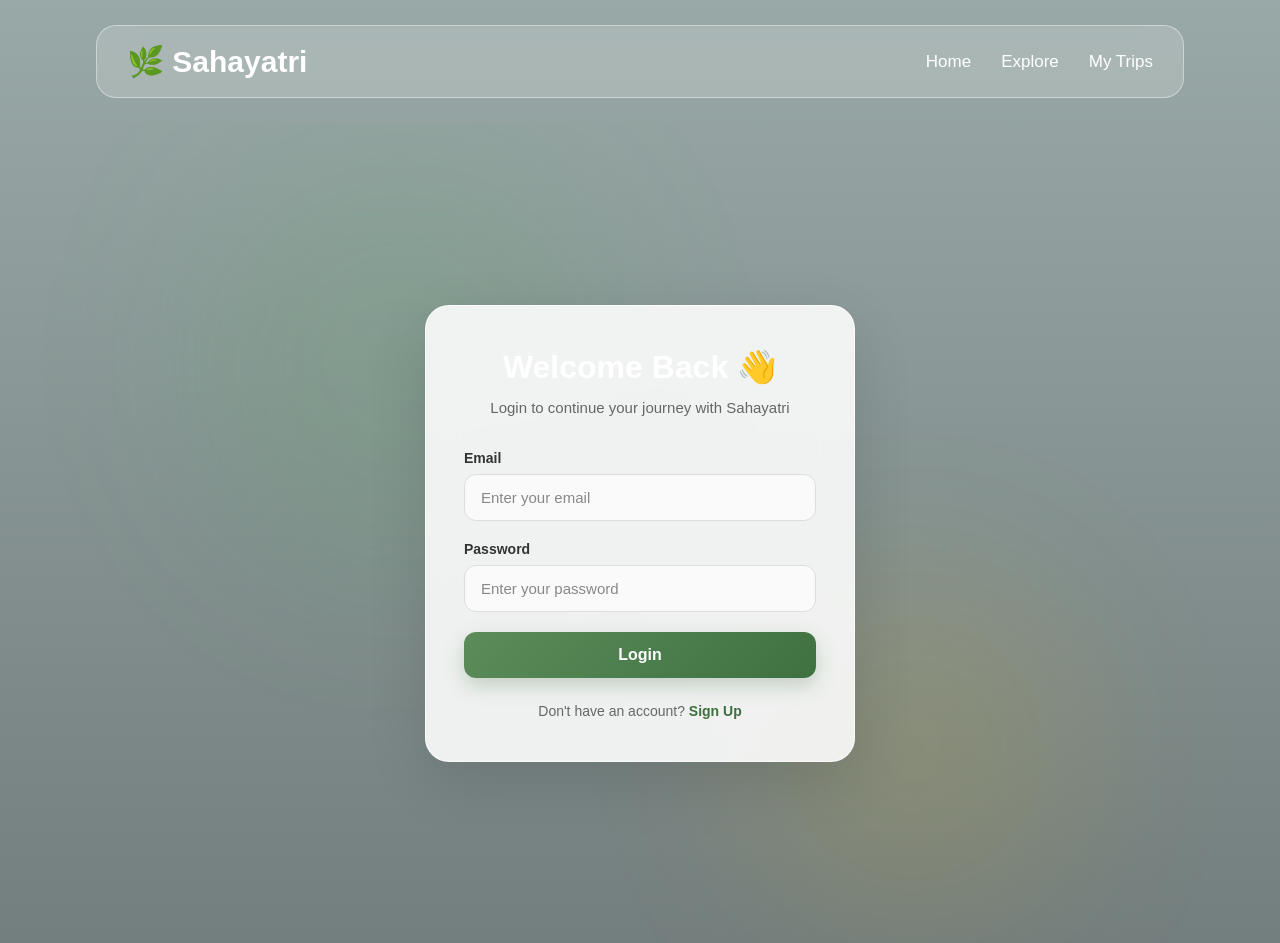
<file: frontend/login.html>
<!DOCTYPE html>
<html lang="en">
<head>
    <meta charset="UTF-8">
    <meta name="viewport" content="width=device-width, initial-scale=1.0">

    <title>Login | Sahayatri</title>

    <link rel="stylesheet" href="style.css">
</head>

<body>

    <nav class="navbar">

        <div class="logo">
            🌿 Sahayatri
        </div>

        <div class="nav-links">

            <a href="index.html">Home</a>

            <a href="explore.html">Explore</a>

            <a href="my-trips.html">My Trips</a>

        </div>

    </nav>


    <div class="login-container">

        <div class="login-card">

            <h1>Welcome Back 👋</h1>

            <p class="login-subtitle">
                Login to continue your journey with Sahayatri
            </p>


            <form id="loginForm">

                <div class="input-box">

                    <label>Email</label>

                    <input
                        type="email"
                        id="email"
                        placeholder="Enter your email"
                        required
                    >

                </div>


                <div class="input-box">

                    <label>Password</label>

                    <input
                        type="password"
                        id="password"
                        placeholder="Enter your password"
                        required
                    >

                </div>


                <button type="submit" class="login-submit">
                    Login
                </button>

            </form>


            <p class="signup-text">

                Don't have an account?

                <a href="signup.html">
                    Sign Up
                </a>

            </p>

        </div>

    </div>


    <script>

document
    .getElementById("loginForm")
    .addEventListener("submit", async function(event) {

        event.preventDefault();

        const email =
            document.getElementById("email").value.trim();

        const password =
            document.getElementById("password").value;

        try {

           const response = await fetch(
    "https://sahayatri-ai-trip-planner.onrender.com/api/auth/login",
    {
        method: "POST",
        headers: {
            "Content-Type": "application/json"
        },
        body: JSON.stringify({
            email: email,
            password: password
        })
    }
);

            const data = await response.json();

            if (!response.ok) {

                alert(
                    data.error ||
                    "Login failed ❌"
                );

                return;
            }

            // Save logged-in user
            localStorage.setItem(
                "loggedInUser",
                data.email
            );

            localStorage.setItem(
                "userName",
                data.name
            );

            alert(
                "Login successful! 🎉"
            );

            window.location.href =
                "index.html";

        }

        catch (error) {

            console.error(error);

            alert(
                "Unable to connect to Sahayatri server. " +
                "Please make sure backend is running."
            );

        }

    });

</script>

</body>
</html>
</file>
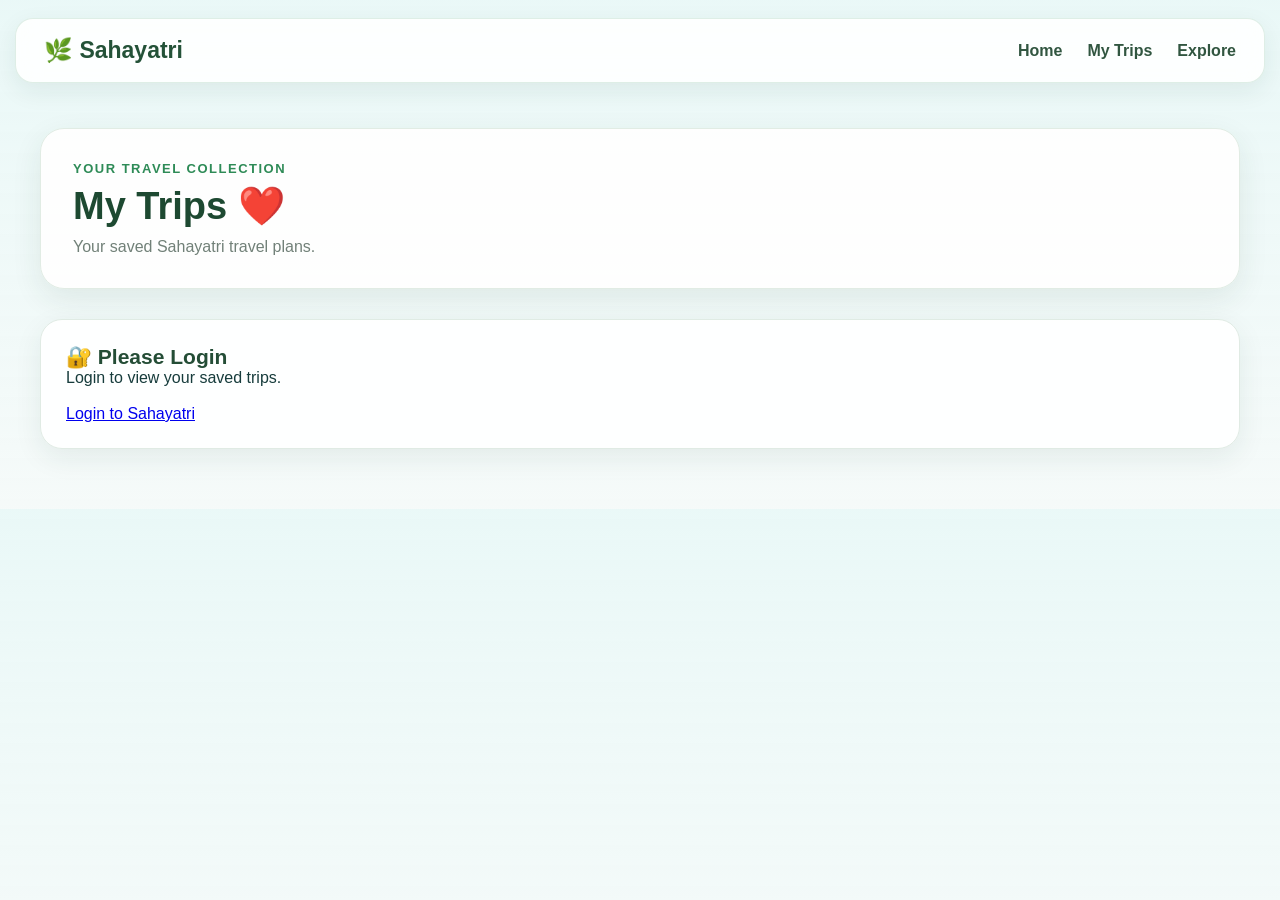
<file: frontend/my-trips.html>
<!DOCTYPE html>
<html lang="en">

<head>

    <meta charset="UTF-8">

    <meta name="viewport"
        content="width=device-width, initial-scale=1.0">

    <title>Sahayatri | My Trips</title>

    <link rel="stylesheet"
        href="dashboard.css">

</head>

<body>

    <!-- NAVBAR -->

    <nav class="dashboard-nav">

        <div class="dashboard-logo">
            🌿 Sahayatri
        </div>

        <div class="dashboard-links">

            <a href="index.html">
                Home
            </a>

            <a href="my-trips.html">
                My Trips
            </a>

            <a href="explore.html">
                Explore
            </a>

        </div>

    </nav>


    <!-- MAIN -->

    <main class="dashboard">

        <section class="trip-header">

            <div>

                <p class="small-title">
                    YOUR TRAVEL COLLECTION
                </p>

                <h1>
                    My Trips ❤️
                </h1>

                <p class="trip-description">
                    Your saved Sahayatri travel plans.
                </p>

            </div>

        </section>


        <!-- SAVED TRIPS -->

        <section>

            <div id="saved-trips-container">

            </div>

        </section>

    </main>


    <script>

        const container =
            document.getElementById(
                "saved-trips-container"
            );


        // ==========================================
        // LOAD SAVED TRIPS FROM DATABASE
        // ==========================================

        async function loadTrips() {

            const email =
                localStorage.getItem("loggedInUser");


            // User not logged in

            if (!email) {

                container.innerHTML = `

                    <div class="info-card">

                        <h2>
                            🔐 Please Login
                        </h2>

                        <p>
                            Login to view your saved trips.
                        </p>

                        <br>

                        <a href="login.html">
                            Login to Sahayatri
                        </a>

                    </div>

                `;

                return;
            }


            try {

                const response =
                    await fetch(
                        "https://sahayatri-ai-trip-planner.onrender.com/api/trips/user/" +
                        encodeURIComponent(email)
                    );


                if (!response.ok) {

                    throw new Error(
                        "Unable to load trips"
                    );

                }


                const trips =
                    await response.json();


                // ==========================================
                // NO TRIPS
                // ==========================================

                if (trips.length === 0) {

                    container.innerHTML = `

                        <div class="info-card">

                            <h2>
                                🌿 No saved trips yet
                            </h2>

                            <p>
                                Generate your first trip
                                with Sahayatri and save it here.
                            </p>

                            <br>

                            <a href="index.html">
                                ✨ Create New Trip
                            </a>

                        </div>

                    `;

                    return;

                }


                // Clear old content

                container.innerHTML = "";


                // Latest trip first

                trips
                    .slice()
                    .reverse()
                    .forEach(function(trip) {


                        // Get original trip data

                        let tripData = {};

                        try {

                            tripData =
                                JSON.parse(
                                    trip.tripData
                                );

                        } catch (error) {

                            console.log(
                                "Trip data parse error",
                                error
                            );

                        }


                        // Route

                        let routeText =
                            "Route unavailable";


                        if (
                            tripData.route &&
                            tripData.route.length
                        ) {

                            routeText =
                                tripData.route
                                    .slice(0, 3)
                                    .join(" → ");

                        }


                        // Card

                        const card =
                            document.createElement(
                                "div"
                            );


                        card.className =
                            "info-card";


                        card.style.marginBottom =
                            "20px";


                        card.innerHTML = `

                            <h2>
                                🌿 ${trip.location}
                            </h2>

                            <p>
                                ✨ ${trip.mood} Trip
                            </p>

                            <p>
                                📅 ${trip.days} Days
                            </p>

                            <p>
                                💰 ₹${trip.budget}
                            </p>

                            <p>
                                📍 ${routeText}
                            </p>

                            <br>

                            <button
                                onclick="viewTrip(${trip.id})">

                                👀 View Trip

                            </button>

                            <button
                                onclick="deleteTrip(${trip.id})">

                                🗑️ Delete

                            </button>

                        `;


                        container.appendChild(
                            card
                        );

                    });

            }


            catch (error) {

                console.error(
                    "Load Trips Error:",
                    error
                );


                container.innerHTML = `

                    <div class="info-card">

                        <h2>
                            ⚠️ Unable to load trips
                        </h2>

                        <p>
                            Please make sure the
                            Sahayatri backend is running.
                        </p>

                    </div>

                `;

            }

        }


        // ==========================================
        // VIEW TRIP
        // ==========================================

        async function viewTrip(id) {

            try {

                const email =
                    localStorage.getItem(
                        "loggedInUser"
                    );


                const response =
                    await fetch(
                        "https://sahayatri-ai-trip-planner.onrender.com/api/trips/user/" +
                        encodeURIComponent(email)
                    );


                const trips =
                    await response.json();


                const selectedTrip =
                    trips.find(function(trip) {

                        return trip.id === id;

                    });


                if (!selectedTrip) {

                    alert(
                        "Trip not found."
                    );

                    return;

                }


                // Restore trip data


                // Save current trip ID for Budget Splitter

                localStorage.setItem(
                    "savedTripId",
                    String(selectedTrip.id)
                );


                localStorage.setItem(
                    "tripResponse",
                    selectedTrip.tripData
                );


                localStorage.setItem(
                    "tripLocation",
                    selectedTrip.location
                );


                localStorage.setItem(
                    "tripMood",
                    selectedTrip.mood
                );


                localStorage.setItem(
                    "tripDays",
                    selectedTrip.days
                );


                localStorage.setItem(
                    "tripBudget",
                    selectedTrip.budget
                );


                // Open dashboard

                window.location.href =
                    "dashboard.html";

            }


            catch (error) {

                console.error(
                    "View Trip Error:",
                    error
                );


                alert(
                    "Unable to open this trip."
                );

            }

        }


        // ==========================================
        // DELETE TRIP
        // ==========================================

        async function deleteTrip(id) {

            const confirmDelete =
                confirm(
                    "Do you want to delete this trip?"
                );


            if (!confirmDelete) {

                return;

            }


            try {

                const response =
                    await fetch(
                        "https://sahayatri-ai-trip-planner.onrender.com/api/trips/" +
                        id,
                        {
                            method: "DELETE"
                        }
                    );


                if (!response.ok) {

                    throw new Error(
                        "Delete failed"
                    );

                }


                alert(
                    "Trip deleted successfully! 🗑️"
                );


                // Reload trips

                loadTrips();

            }


            catch (error) {

                console.error(
                    "Delete Trip Error:",
                    error
                );


                alert(
                    "Unable to delete trip."
                );

            }

        }


        // ==========================================
        // START
        // ==========================================

        loadTrips();

    </script>

</body>

</html>
</file>
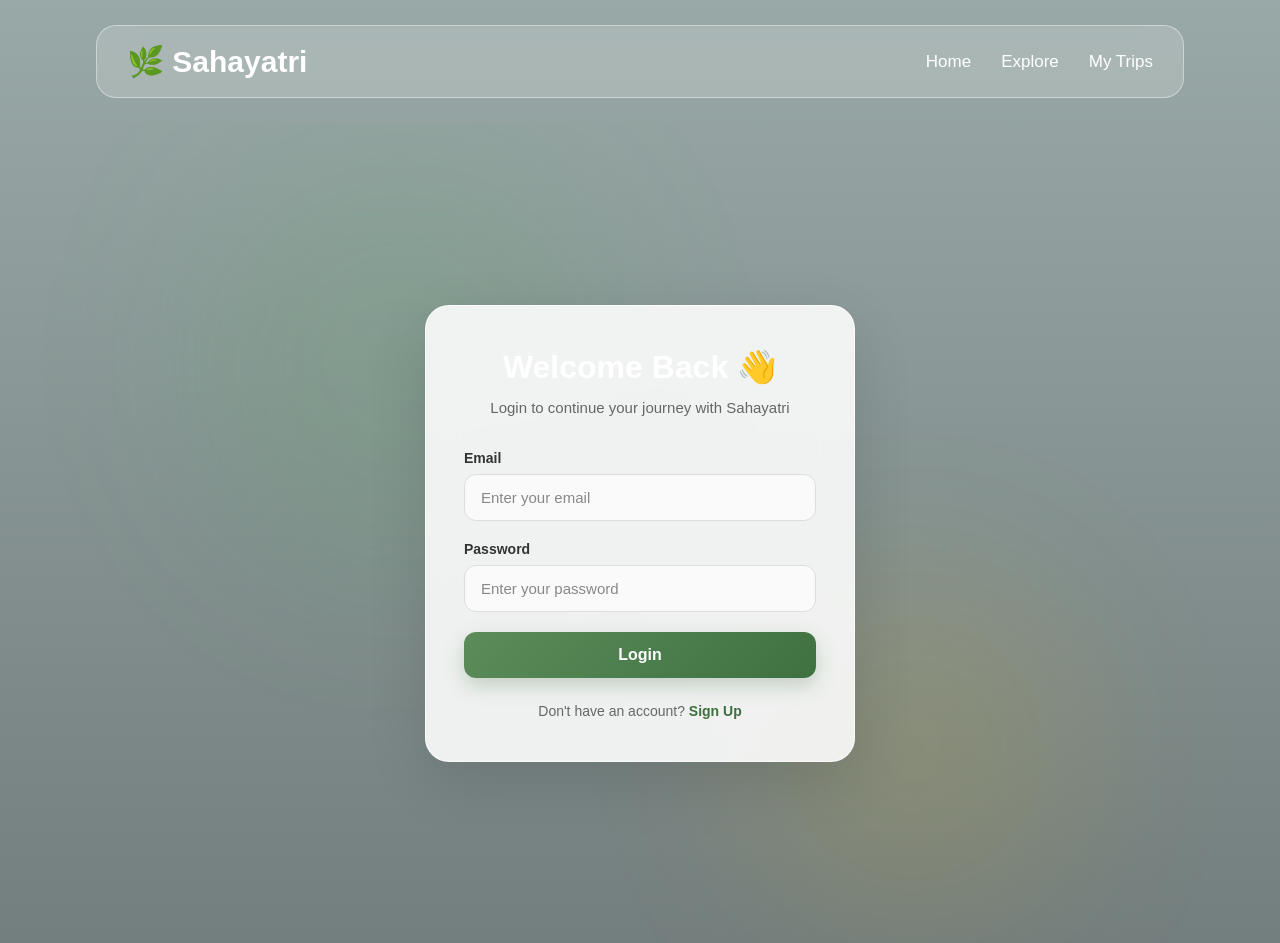
<file: frontend/profile.html>
<!DOCTYPE html>
<html lang="en">

<head>
    <meta charset="UTF-8">
    <meta name="viewport" content="width=device-width, initial-scale=1.0">

    <title>My Profile | Sahayatri</title>

    <link rel="stylesheet" href="style.css">
</head>

<body>

    <!-- NAVBAR -->

    <nav class="navbar">

        <div class="logo">
            🌿 Sahayatri
        </div>

        <div class="nav-links">

            <a href="index.html">Home</a>
            <a href="explore.html">Explore</a>
            <a href="my-trips.html">My Trips</a>

        </div>

    </nav>


    <!-- PROFILE -->

    <main class="profile-page">

        <div class="profile-card">

            <div class="profile-photo-wrapper">

    <img id="profile-photo"
         class="profile-photo"
         src=""
         alt="Profile Photo">

    <div id="default-avatar" class="profile-avatar-large">
        👤
    </div>

</div>

<label for="photo-upload" class="change-photo-btn">
    📷 Change Photo
</label>

<input type="file"
       id="photo-upload"
       accept="image/*"
       hidden>

            <h1 id="profile-name">
                User
            </h1>

            <p id="profile-email">
                user@gmail.com
            </p>

            <div class="profile-divider"></div>


            <div class="profile-info">

                <div class="profile-info-item">
                    <span>🌿</span>
                    <div>
                        <small>Member</small>
                        <strong>Sahayatri Traveller</strong>
                    </div>
                </div>


                <div class="profile-info-item">
                    <span>❤️</span>
                    <div>
                        <small>Saved Trips</small>
                        <strong id="trip-count">0 Trips</strong>
                    </div>
                </div>

            </div>


            <div class="profile-actions">

                <a href="my-trips.html" class="profile-main-btn">
                    🗺️ My Trips
                </a>

                <button id="logout-profile" class="profile-logout-btn">
                    🚪 Logout
                </button>

            </div>

        </div>

    </main>


    <script>

        const email = localStorage.getItem("loggedInUser");
        const name = localStorage.getItem("userName");


        // Check login

        if (!email) {

            alert("Please login first 🔐");

            window.location.href = "login.html";

        }


        // Show user details

        document.getElementById("profile-name").innerText =
            name || "Sahayatri User";

        document.getElementById("profile-email").innerText =
            email || "";


        // Load saved trips count

        if (email) {

            fetch(
                "https://sahayatri-ai-trip-planner.onrender.com/api/trips/user/"+
                encodeURIComponent(email)
            )
            .then(response => response.json())
            .then(trips => {

                document.getElementById("trip-count").innerText =
                    trips.length + (trips.length === 1 ? " Trip" : " Trips");

            })
            .catch(error => {

                console.error("Unable to load trips:", error);

            });

        }


        // Logout

        document.getElementById("logout-profile")
            .addEventListener("click", function () {

                localStorage.removeItem("loggedInUser");
                localStorage.removeItem("userName");

                alert("Logged out successfully 👋");

                window.location.href = "index.html";

            });


            // ==========================================
// PROFILE PHOTO
// ==========================================

const profilePhoto = document.getElementById("profile-photo");
const defaultAvatar = document.getElementById("default-avatar");
const photoUpload = document.getElementById("photo-upload");


// Load saved profile photo

const savedPhoto = localStorage.getItem("profilePhoto");

if (savedPhoto) {

    profilePhoto.src = savedPhoto;
    profilePhoto.style.display = "block";
    defaultAvatar.style.display = "none";

}


// Upload new photo

photoUpload.addEventListener("change", function(event) {

    const file = event.target.files[0];

    if (!file) {
        return;
    }

    // Check image type

    if (!file.type.startsWith("image/")) {

        alert("Please select an image file 📷");
        return;

    }

    const reader = new FileReader();

    reader.onload = function(e) {

        const imageData = e.target.result;

        // Save photo

        localStorage.setItem("profilePhoto", imageData);

        // Show photo

        profilePhoto.src = imageData;
        profilePhoto.style.display = "block";
        defaultAvatar.style.display = "none";

    };

    reader.readAsDataURL(file);

});

    </script>

</body>

</html>
</file>
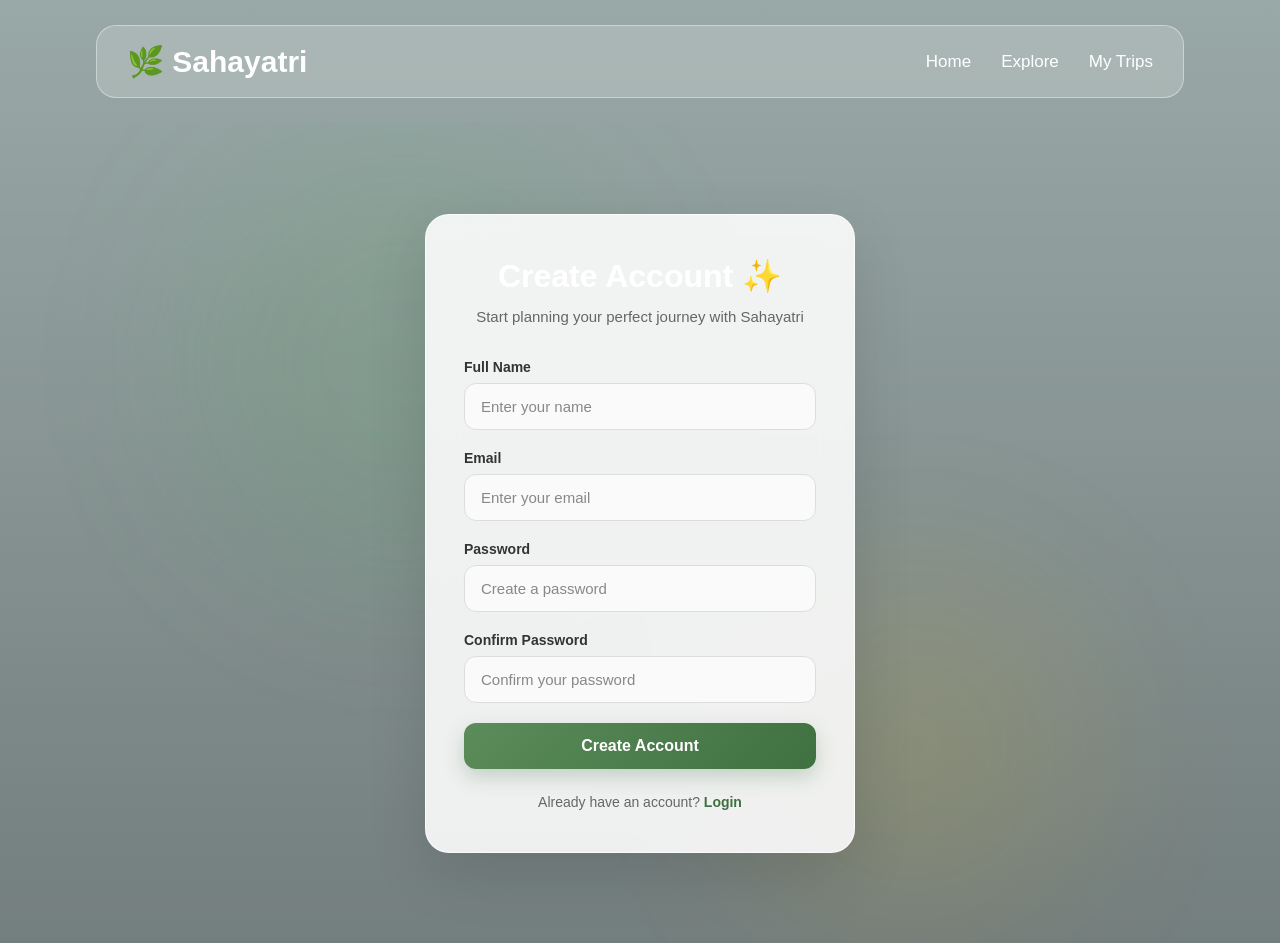
<file: frontend/signup.html>
<!DOCTYPE html>
<html lang="en">

<head>
    <meta charset="UTF-8">
    <meta name="viewport" content="width=device-width, initial-scale=1.0">

    <title>Sign Up | Sahayatri</title>

    <link rel="stylesheet" href="style.css">
</head>

<body>

    <nav class="navbar">

        <div class="logo">
            🌿 Sahayatri
        </div>

        <div class="nav-links">

            <a href="index.html">Home</a>

            <a href="explore.html">Explore</a>

            <a href="my-trips.html">My Trips</a>

        </div>

    </nav>


    <div class="login-container">

        <div class="login-card">

            <h1>Create Account ✨</h1>

            <p class="login-subtitle">
                Start planning your perfect journey with Sahayatri
            </p>


            <form id="signupForm">

                <div class="input-box">

                    <label>Full Name</label>

                    <input
                        type="text"
                        id="name"
                        placeholder="Enter your name"
                        required
                    >

                </div>


                <div class="input-box">

                    <label>Email</label>

                    <input
                        type="email"
                        id="email"
                        placeholder="Enter your email"
                        required
                    >

                </div>


                <div class="input-box">

                    <label>Password</label>

                    <input
                        type="password"
                        id="password"
                        placeholder="Create a password"
                        required
                    >

                </div>


                <div class="input-box">

                    <label>Confirm Password</label>

                    <input
                        type="password"
                        id="confirmPassword"
                        placeholder="Confirm your password"
                        required
                    >

                </div>


                <button type="submit" class="login-submit">
                    Create Account
                </button>

            </form>


            <p class="signup-text">

                Already have an account?

                <a href="login.html">
                    Login
                </a>

            </p>

        </div>

    </div>


    <script>

document
    .getElementById("signupForm")
    .addEventListener("submit", async function(event) {

        event.preventDefault();

        const name =
            document.getElementById("name").value.trim();

        const email =
            document.getElementById("email").value.trim();

        const password =
            document.getElementById("password").value;

        const confirmPassword =
            document.getElementById("confirmPassword").value;


        // Password check
        if (password !== confirmPassword) {

            alert("Passwords do not match ❌");

            return;
        }


        try {

            const response = await fetch(
                "https://sahayatri-ai-trip-planner.onrender.com/api/auth/signup",
                {
                    method: "POST",

                    headers: {
                        "Content-Type": "application/json"
                    },

                    body: JSON.stringify({
                        name: name,
                        email: email,
                        password: password
                    })
                }
            );


            const data = await response.json();


            if (!response.ok) {

                alert(
                    data.error ||
                    "Signup failed ❌"
                );

                return;
            }


            alert(
                "Account created successfully! 🎉"
            );


            // Go to Login
            window.location.href =
                "login.html";

        }

        catch (error) {

            console.error(error);

            alert(
                "Unable to connect to Sahayatri server. " +
                "Please make sure backend is running."
            );

        }

    });

</script>

</body>

</html>
</file>
<file: frontend/style.css>
* {
    margin: 0;
    padding: 0;
    box-sizing: border-box;
}

body {
    font-family: Arial, sans-serif;
    min-height: 100vh;
    color: white;

    background:
        linear-gradient(
            rgba(0, 40, 35, 0.40),
            rgba(0, 20, 20, 0.55)
        ),
        url("https://images.unsplash.com/photo-1500534623283-312aade485b7")
        center/cover fixed;
}

/* NAVBAR */

.navbar {
    width: 85%;
    margin: 25px auto;
    padding: 18px 30px;

    display: flex;
    justify-content: space-between;
    align-items: center;

    background: rgba(255,255,255,0.18);
    backdrop-filter: blur(15px);

    border: 1px solid rgba(255,255,255,0.4);
    border-radius: 20px;
}

.logo {
    font-size: 30px;
    font-weight: bold;
}

.nav-links {
    display: flex;
    align-items: center;
    gap: 30px;
}

.nav-links a {
    color: white;
    text-decoration: none;
    font-size: 17px;
}

.login-btn {
    padding: 10px 25px;
    border-radius: 25px;

    background: transparent;
    color: white;

    border: 1px solid white;
}

/* HERO */

.hero {
    width: 90%;
    max-width: 1200px;
    margin: 60px auto;

    text-align: center;
}

.hero h1 {
    font-size: 52px;
    margin-bottom: 15px;

    text-shadow: 2px 3px 10px black;
}

.hero h1 span {
    color: #24d0ca;
}

.subtitle {
    font-size: 18px;
    margin-bottom: 40px;
}

/* MOOD CARDS */

.mood-container {
    display: grid;
    grid-template-columns: repeat(4, 1fr);
    gap: 25px;
}

.mood-card {
    min-height: 270px;
    padding: 30px 20px;

    display: flex;
    flex-direction: column;
    justify-content: center;
    align-items: center;

    background: rgba(255,255,255,0.20);
    backdrop-filter: blur(15px);

    border: 1px solid rgba(255,255,255,0.4);
    border-radius: 22px;

    cursor: pointer;

    transition: 0.3s;
}

.mood-card:hover {
    transform: translateY(-10px) scale(1.03);
    background: rgba(255,255,255,0.30);
}

.mood-card.selected {
    border: 3px solid #24d0ca;

    box-shadow:
        0 0 25px rgba(36,208,202,0.7);
}

.mood-icon {
    font-size: 65px;
    margin-bottom: 25px;
}

.mood-card h2 {
    font-size: 25px;
    margin-bottom: 8px;
}

.mood-card p {
    opacity: 0.9;
}

/* INPUT SECTION */

.trip-inputs {
    margin-top: 50px;
    padding: 25px;

    display: grid;
    grid-template-columns: repeat(3, 1fr);
    gap: 25px;

    background: rgba(0,0,0,0.30);
    backdrop-filter: blur(15px);

    border: 1px solid rgba(255,255,255,0.3);
    border-radius: 20px;
}

.input-box {
    text-align: left;
}

.input-box label {
    display: block;
    margin-bottom: 10px;

    font-size: 17px;
    font-weight: bold;
}

.input-box input {
    width: 100%;
    padding: 16px;

    border-radius: 15px;
    border: 1px solid rgba(255,255,255,0.5);

    background: rgba(255,255,255,0.20);

    color: white;
    font-size: 16px;
    outline: none;
}

.input-box input::placeholder {
    color: rgba(255,255,255,0.8);
}

/* BUTTON */

.generate-btn {
    margin-top: 30px;

    padding: 17px 45px;

    border: none;
    border-radius: 35px;

    background: linear-gradient(
        90deg,
        #18c6c1,
        #18a9d1
    );

    color: white;

    font-size: 20px;
    font-weight: bold;

    cursor: pointer;

    transition: 0.3s;
}

.generate-btn:hover {
    transform: scale(1.05);
}

.bottom-text {
    margin-top: 20px;
    font-size: 14px;
    opacity: 0.85;
}

/* MOBILE */

@media(max-width: 900px) {

    .mood-container {
        grid-template-columns: repeat(2, 1fr);
    }

    .trip-inputs {
        grid-template-columns: 1fr;
    }

    .nav-links a {
        display: none;
    }
}

@media(max-width: 600px) {

    .hero h1 {
        font-size: 35px;
    }

    .mood-container {
        grid-template-columns: 1fr;
    }

    .navbar {
        width: 95%;
    }
}


/* TRAVEL PREFERENCES */

.preferences {
    margin-top: 40px;
    padding: 30px;

    background: rgba(255,255,255,0.12);
    backdrop-filter: blur(15px);

    border: 1px solid rgba(255,255,255,0.3);
    border-radius: 20px;
}

.preferences h2 {
    font-size: 28px;
    margin-bottom: 8px;
}

.preferences p {
    margin-bottom: 25px;
    opacity: 0.85;
}

.preference-container {
    display: grid;
    grid-template-columns: repeat(6, 1fr);
    gap: 15px;
}

.preference-card {
    padding: 18px 10px;

    display: flex;
    flex-direction: column;
    align-items: center;
    gap: 8px;

    background: rgba(255,255,255,0.15);

    border: 1px solid rgba(255,255,255,0.3);
    border-radius: 15px;

    cursor: pointer;

    font-size: 28px;

    transition: 0.3s;
}

.preference-card span {
    font-size: 14px;
}

.preference-card:hover {
    transform: translateY(-5px);
    background: rgba(255,255,255,0.25);
}

.preference-card.selected {
    border: 2px solid #24d0ca;

    background: rgba(36,208,202,0.25);

    box-shadow:
        0 0 15px rgba(36,208,202,0.5);
}


/* MOBILE */

@media(max-width: 900px) {

    .preference-container {
        grid-template-columns: repeat(3, 1fr);
    }

}

@media(max-width: 600px) {

    .preference-container {
        grid-template-columns: repeat(2, 1fr);
    }

}

/* ==========================================
   SAHAYATRI - PREMIUM LOGIN UI
   ========================================== */

.login-container {
    min-height: calc(100vh - 80px);
    display: flex;
    justify-content: center;
    align-items: center;
    padding: 50px 20px;
    position: relative;
    overflow: hidden;
}

/* Soft travel background glow */

.login-container::before {
    content: "";
    position: absolute;
    width: 420px;
    height: 420px;
    border-radius: 50%;
    background: rgba(76, 175, 80, 0.12);
    top: 30px;
    left: 15%;
    filter: blur(80px);
}

.login-container::after {
    content: "";
    position: absolute;
    width: 350px;
    height: 350px;
    border-radius: 50%;
    background: rgba(255, 193, 7, 0.10);
    bottom: 20px;
    right: 15%;
    filter: blur(80px);
}


/* Login Card */

.login-card {
    width: 100%;
    max-width: 430px;
    padding: 42px 38px;
    border-radius: 24px;
    position: relative;
    z-index: 2;

    background: rgba(255, 255, 255, 0.88);
    backdrop-filter: blur(15px);

    border: 1px solid rgba(255, 255, 255, 0.7);

    box-shadow:
        0 20px 60px rgba(0, 0, 0, 0.12);

    text-align: center;

    animation: loginCardAppear 0.6s ease;
}


/* Card animation */

@keyframes loginCardAppear {

    from {
        opacity: 0;
        transform: translateY(25px);
    }

    to {
        opacity: 1;
        transform: translateY(0);
    }

}


/* Heading */

.login-card h1 {
    margin: 0 0 10px;
    font-size: 32px;
    font-weight: 700;
}


/* Subtitle */

.login-subtitle {
    margin-bottom: 30px;
    color: #666;
    font-size: 15px;
    line-height: 1.6;
}


/* Input */

.input-box {
    text-align: left;
    margin-bottom: 20px;
}


.input-box label {
    display: block;
    margin-bottom: 8px;
    font-size: 14px;
    font-weight: 600;
}


.input-box input {
    width: 100%;
    box-sizing: border-box;

    padding: 14px 16px;

    border: 1px solid #ddd;
    border-radius: 12px;

    font-size: 15px;

    outline: none;

    background: #fafafa;

    transition: all 0.25s ease;
}


.input-box input:focus {

    border-color: #5b8c5a;

    background: white;

    box-shadow:
        0 0 0 4px rgba(91, 140, 90, 0.10);

}


/* Login button */

.login-submit {

    width: 100%;

    padding: 14px;

    border: none;
    border-radius: 12px;

    font-size: 16px;
    font-weight: 600;

    cursor: pointer;

    color: white;

    background: linear-gradient(
        135deg,
        #5b8c5a,
        #3f7040
    );

    box-shadow:
        0 8px 20px rgba(63, 112, 64, 0.25);

    transition: all 0.25s ease;
}


.login-submit:hover {

    transform: translateY(-2px);

    box-shadow:
        0 12px 25px rgba(63, 112, 64, 0.30);

}


.login-submit:active {

    transform: translateY(0);

}


/* Signup text */

.signup-text {

    margin-top: 25px;

    font-size: 14px;

    color: #666;
}


.signup-text a {

    color: #3f7040;

    font-weight: 600;

    text-decoration: none;

}


.signup-text a:hover {

    text-decoration: underline;

}


/* Mobile */

@media (max-width: 600px) {

    .login-card {

        padding: 32px 24px;

        border-radius: 20px;

    }

    .login-card h1 {

        font-size: 27px;

    }

}

/* Login input text visibility fix */

.login-card .input-box label {
    color: #333 !important;
}

.login-card .input-box input {
    color: #222 !important;
}

.login-card .input-box input::placeholder {
    color: #888 !important;
    opacity: 1;
}

/* ==========================================
   HOME PAGE INPUT TEXT VISIBILITY FIX
   ========================================== */

input[type="number"],
input[type="text"] {
    color: #222 !important;
}

input[type="number"]::placeholder,
input[type="text"]::placeholder {
    color: #888 !important;
    opacity: 1;
}

/* ==========================================
   SAHAYATRI - PREMIUM SIGNUP UI
   ========================================== */

.signup-container {
    min-height: calc(100vh - 80px);
    display: flex;
    justify-content: center;
    align-items: center;
    padding: 50px 20px;
    position: relative;
    overflow: hidden;
}

.signup-container::before {
    content: "";
    position: absolute;
    width: 420px;
    height: 420px;
    border-radius: 50%;
    background: rgba(76, 175, 80, 0.12);
    top: 30px;
    left: 15%;
    filter: blur(80px);
}

.signup-container::after {
    content: "";
    position: absolute;
    width: 350px;
    height: 350px;
    border-radius: 50%;
    background: rgba(255, 193, 7, 0.10);
    bottom: 20px;
    right: 15%;
    filter: blur(80px);
}

.signup-card {
    width: 100%;
    max-width: 430px;
    padding: 42px 38px;
    border-radius: 24px;
    position: relative;
    z-index: 2;

    background: rgba(255, 255, 255, 0.88);
    backdrop-filter: blur(15px);

    border: 1px solid rgba(255, 255, 255, 0.7);

    box-shadow: 0 20px 60px rgba(0, 0, 0, 0.12);

    text-align: center;

    animation: signupCardAppear 0.6s ease;
}

@keyframes signupCardAppear {
    from {
        opacity: 0;
        transform: translateY(25px);
    }

    to {
        opacity: 1;
        transform: translateY(0);
    }
}

.signup-card h1 {
    margin: 0 0 10px;
    font-size: 32px;
    font-weight: 700;
}

.signup-subtitle {
    margin-bottom: 30px;
    color: #666;
    font-size: 15px;
    line-height: 1.6;
}

.signup-card .input-box {
    text-align: left;
    margin-bottom: 18px;
}

.signup-card .input-box label {
    display: block;
    margin-bottom: 8px;
    font-size: 14px;
    font-weight: 600;
    color: #333 !important;
}

.signup-card .input-box input {
    width: 100%;
    box-sizing: border-box;
    padding: 14px 16px;

    border: 1px solid #ddd;
    border-radius: 12px;

    font-size: 15px;
    outline: none;

    background: #fafafa;
    color: #222 !important;

    transition: all 0.25s ease;
}

.signup-card .input-box input::placeholder {
    color: #888 !important;
    opacity: 1;
}

.signup-card .input-box input:focus {
    border-color: #5b8c5a;
    background: white;

    box-shadow:
        0 0 0 4px rgba(91, 140, 90, 0.10);
}

.signup-submit {
    width: 100%;
    padding: 14px;

    border: none;
    border-radius: 12px;

    font-size: 16px;
    font-weight: 600;

    cursor: pointer;
    color: white;

    background: linear-gradient(
        135deg,
        #5b8c5a,
        #3f7040
    );

    box-shadow:
        0 8px 20px rgba(63, 112, 64, 0.25);

    transition: all 0.25s ease;
}

.signup-submit:hover {
    transform: translateY(-2px);

    box-shadow:
        0 12px 25px rgba(63, 112, 64, 0.30);
}

.signup-text {
    margin-top: 25px;
    font-size: 14px;
    color: #666;
}

.signup-text a {
    color: #3f7040;
    font-weight: 600;
    text-decoration: none;
}

.signup-text a:hover {
    text-decoration: underline;
}

@media (max-width: 600px) {

    .signup-card {
        padding: 32px 24px;
        border-radius: 20px;
    }

    .signup-card h1 {
        font-size: 27px;
    }

}

/* =========================================
   PREMIUM HOME PAGE UI
   ========================================= */

/* Hero section */
.hero {
    max-width: 1150px;
    margin: 0 auto;
    padding: 70px 25px 50px;
    text-align: center;
}

/* Main heading */
.hero h1 {
    font-size: 48px;
    line-height: 1.15;
    margin-bottom: 15px;
    font-weight: 800;
    color: #183b2b;
}

.hero h1 span {
    color: #2e8b57;
    position: relative;
}

.hero h1 span::after {
    content: "";
    position: absolute;
    left: 5%;
    bottom: -5px;
    width: 90%;
    height: 4px;
    border-radius: 10px;
    background: #8bcf9b;
}

/* Subtitle */
.hero .subtitle {
    font-size: 18px;
    color: #66756d;
    margin-bottom: 45px;
}


/* =========================================
   MOOD CARDS
   ========================================= */

.mood-container {
    display: grid;
    grid-template-columns: repeat(4, 1fr);
    gap: 20px;
    margin-bottom: 45px;
}

.mood-card {
    background: rgba(255, 255, 255, 0.95);
    border: 1px solid #e2eee6;
    border-radius: 22px;
    padding: 28px 18px;
    cursor: pointer;
    transition: all 0.3s ease;
    box-shadow: 0 8px 25px rgba(34, 75, 50, 0.08);
}

.mood-card:hover {
    transform: translateY(-8px);
    box-shadow: 0 15px 35px rgba(34, 75, 50, 0.15);
    border-color: #8bcf9b;
}

.mood-card.selected {
    transform: translateY(-6px);
    border: 2px solid #2e8b57;
    background: #f0faf3;
    box-shadow: 0 15px 35px rgba(46, 139, 87, 0.18);
}

.mood-icon {
    font-size: 42px;
    margin-bottom: 12px;
}

.mood-card h2 {
    color: #244d36;
    margin: 5px 0 8px;
    font-size: 22px;
}

.mood-card p {
    color: #7a8981;
    margin: 0;
    font-size: 14px;
}


/* =========================================
   TRIP INPUT SECTION
   ========================================= */

.trip-inputs {
    display: grid;
    grid-template-columns: repeat(3, 1fr);
    gap: 20px;
    margin: 0 auto 45px;
    max-width: 1000px;
}

.trip-inputs .input-box {
    background: white;
    padding: 20px;
    border-radius: 18px;
    text-align: left;
    border: 1px solid #e1ece4;
    box-shadow: 0 7px 22px rgba(34, 75, 50, 0.07);
    transition: all 0.25s ease;
}

.trip-inputs .input-box:hover {
    transform: translateY(-3px);
    border-color: #9bd4aa;
}

.trip-inputs .input-box label {
    display: block;
    font-weight: 700;
    color: #315640;
    margin-bottom: 9px;
    font-size: 14px;
}

.trip-inputs .input-box input {
    width: 100%;
    box-sizing: border-box;
    padding: 13px 14px;
    border: 1px solid #d7e5dc;
    border-radius: 11px;
    background: #f8fbf9;
    color: #222 !important;
    font-size: 15px;
    outline: none;
    transition: all 0.2s ease;
}

.trip-inputs .input-box input::placeholder {
    color: #888 !important;
    opacity: 1;
}

.trip-inputs .input-box input:focus {
    border-color: #2e8b57;
    background: white;
    box-shadow: 0 0 0 3px rgba(46, 139, 87, 0.1);
}


/* =========================================
   PREFERENCES
   ========================================= */

.preferences {
    margin: 20px auto 40px;
    max-width: 1000px;
}

.preferences h2 {
    font-size: 28px;
    color: #244d36;
    margin-bottom: 8px;
}

.preferences > p {
    color: #75837b;
    margin-bottom: 25px;
}

.preference-container {
    display: flex;
    justify-content: center;
    flex-wrap: wrap;
    gap: 14px;
}

.preference-card {
    min-width: 125px;
    padding: 14px 20px;
    border-radius: 30px;
    background: white;
    border: 1px solid #dce9df;
    color: #315640;
    font-weight: 600;
    cursor: pointer;
    transition: all 0.25s ease;
    box-shadow: 0 5px 15px rgba(34, 75, 50, 0.06);
}

.preference-card:hover {
    transform: translateY(-3px);
    border-color: #75bd88;
    background: #f3faf5;
}

.preference-card.selected {
    background: #2e8b57;
    color: white;
    border-color: #2e8b57;
    box-shadow: 0 8px 20px rgba(46, 139, 87, 0.2);
}


/* =========================================
   GENERATE BUTTON
   ========================================= */

.generate-btn {
    margin-top: 10px;
    padding: 17px 38px;
    border: none;
    border-radius: 50px;
    background: linear-gradient(135deg, #2e8b57, #49a968);
    color: white;
    font-size: 17px;
    font-weight: 700;
    cursor: pointer;
    box-shadow: 0 10px 25px rgba(46, 139, 87, 0.25);
    transition: all 0.3s ease;
}

.generate-btn:hover {
    transform: translateY(-4px);
    box-shadow: 0 15px 32px rgba(46, 139, 87, 0.35);
}

.generate-btn:active {
    transform: translateY(0);
}


/* =========================================
   BOTTOM TEXT
   ========================================= */

.bottom-text {
    margin-top: 22px;
    color: #89968e;
    font-size: 13px;
}


/* =========================================
   MOBILE RESPONSIVE
   ========================================= */

@media (max-width: 800px) {

    .hero {
        padding: 45px 18px 35px;
    }

    .hero h1 {
        font-size: 36px;
    }

    .mood-container {
        grid-template-columns: repeat(2, 1fr);
    }

    .trip-inputs {
        grid-template-columns: 1fr;
    }

    .preference-card {
        min-width: 100px;
    }
}


@media (max-width: 500px) {

    .hero h1 {
        font-size: 30px;
    }

    .hero .subtitle {
        font-size: 15px;
    }

    .mood-container {
        grid-template-columns: 1fr 1fr;
        gap: 12px;
    }

    .mood-card {
        padding: 20px 10px;
    }

    .mood-icon {
        font-size: 32px;
    }

    .mood-card h2 {
        font-size: 18px;
    }

    .mood-card p {
        font-size: 12px;
    }

    .generate-btn {
        width: 90%;
        font-size: 15px;
    }
}

/* =========================================
   HOME TEXT VISIBILITY ON BACKGROUND
   ========================================= */

/* Main heading */
.hero h1 {
    color: #ffffff !important;
    text-shadow: 0 4px 12px rgba(0, 0, 0, 0.65);
}

.hero h1 span {
    color: #39d98a !important;
    text-shadow: 0 3px 10px rgba(0, 0, 0, 0.6);
}

/* Subtitle */
.hero .subtitle {
    color: #f1f5f3 !important;
    text-shadow: 0 2px 8px rgba(0, 0, 0, 0.6);
}


/* Preferences heading */
.preferences h2 {
    color: #ffffff !important;
    text-shadow: 0 3px 10px rgba(0, 0, 0, 0.65);
}

/* Preferences subtitle */
.preferences > p {
    color: #f0f3f1 !important;
    text-shadow: 0 2px 7px rgba(0, 0, 0, 0.55);
}


/* Bottom text */
.bottom-text {
    color: #eeeeee !important;
    text-shadow: 0 2px 7px rgba(0, 0, 0, 0.6);
}

/* =========================================
   MY PROFILE PAGE
   ========================================= */

.profile-page {
    min-height: calc(100vh - 100px);

    display: flex;
    justify-content: center;
    align-items: center;

    padding: 50px 20px;
}


.profile-card {
    width: 100%;
    max-width: 500px;

    background: rgba(255, 255, 255, 0.95);

    border: 1px solid #dfece3;

    border-radius: 28px;

    padding: 40px;

    text-align: center;

    box-shadow:
        0 20px 50px rgba(30, 70, 45, 0.12);
}


.profile-avatar-large {
    width: 90px;
    height: 90px;

    margin: 0 auto 18px;

    border-radius: 50%;

    background: #e3f4e8;

    display: flex;
    align-items: center;
    justify-content: center;

    font-size: 42px;

    border: 5px solid white;

    box-shadow: 0 8px 20px rgba(46, 139, 87, 0.15);
}


.profile-card h1 {
    margin: 5px 0 8px;

    color: #244d36;

    font-size: 30px;
}


.profile-card > p {
    margin: 0;

    color: #718078;

    font-size: 15px;
}


.profile-card .profile-divider {
    width: 100%;
    height: 1px;

    background: #e3ebe5;

    margin: 28px 0;
}


/* Profile information */

.profile-info {
    display: flex;
    flex-direction: column;

    gap: 14px;

    text-align: left;
}


.profile-info-item {
    display: flex;
    align-items: center;

    gap: 15px;

    padding: 16px;

    background: #f7fbf8;

    border: 1px solid #e2ece5;

    border-radius: 16px;
}


.profile-info-item > span {
    width: 42px;
    height: 42px;

    border-radius: 12px;

    background: #e5f5e9;

    display: flex;
    align-items: center;
    justify-content: center;

    font-size: 20px;
}


.profile-info-item small {
    display: block;

    color: #7a8880;

    font-size: 12px;

    margin-bottom: 3px;
}


.profile-info-item strong {
    color: #28523a;

    font-size: 15px;
}


/* Buttons */

.profile-actions {
    margin-top: 28px;

    display: flex;
    flex-direction: column;

    gap: 10px;
}


.profile-main-btn,
.profile-logout-btn {
    width: 100%;

    padding: 13px;

    border-radius: 13px;

    font-size: 15px;

    font-weight: 700;

    cursor: pointer;

    text-decoration: none;

    box-sizing: border-box;
}


.profile-main-btn {
    background: #2e8b57;

    color: white;

    transition: 0.2s ease;
}


.profile-main-btn:hover {
    background: #26784a;

    transform: translateY(-2px);
}


.profile-logout-btn {
    border: none;

    background: #fff1f1;

    color: #c74444;

    transition: 0.2s ease;
}


.profile-logout-btn:hover {
    background: #ffe1e1;
}


/* Mobile */

@media (max-width: 600px) {

    .profile-card {
        padding: 30px 20px;
    }

    .profile-card h1 {
        font-size: 25px;
    }

}

/* =========================================
   PROFILE PHOTO
   ========================================= */

.profile-photo-wrapper {
    position: relative;
    width: 110px;
    height: 110px;
    margin: 0 auto 12px;
}


.profile-photo,
.profile-avatar-large {
    width: 110px;
    height: 110px;

    border-radius: 50%;

    object-fit: cover;

    box-sizing: border-box;
}


.profile-photo {
    display: none;

    border: 5px solid white;

    box-shadow:
        0 8px 25px rgba(46, 139, 87, 0.20);
}


.profile-avatar-large {
    margin: 0;

    background: #e3f4e8;

    display: flex;
    align-items: center;
    justify-content: center;

    font-size: 45px;

    border: 5px solid white;

    box-shadow:
        0 8px 20px rgba(46, 139, 87, 0.15);
}


/* Change photo button */

.change-photo-btn {
    display: inline-block;

    margin-bottom: 18px;

    padding: 8px 16px;

    border-radius: 20px;

    background: #eef8f1;

    color: #2e8b57;

    font-size: 13px;

    font-weight: 700;

    cursor: pointer;

    transition: 0.2s ease;
}


.change-photo-btn:hover {
    background: #dff1e5;

    transform: translateY(-1px);
}

/* =========================================
   MOBILE NAVBAR FIX
   ========================================= */

@media (max-width: 800px) {

    .navbar {
        flex-direction: column;
        align-items: center;
        gap: 15px;
        padding: 15px 18px;
    }

    .nav-links {
        display: flex !important;
        flex-wrap: wrap;
        justify-content: center;
        align-items: center;
        gap: 12px;
        width: 100%;
    }

    .nav-links a {
        display: inline-block !important;
        font-size: 14px;
        white-space: nowrap;
    }

    .login-btn {
        display: inline-block !important;
    }
}
</file>
<file: frontend/dashboard.css>
* {
    margin: 0;
    padding: 0;
    box-sizing: border-box;
}

body {
    font-family: Arial, sans-serif;

    background:
        linear-gradient(
            rgba(230, 247, 246, 0.85),
            rgba(245, 250, 249, 0.95)
        );

    color: #173c3c;
}


/* =========================================
   NAVBAR
========================================= */

.dashboard-nav {
    margin: 18px auto 0;
    max-width: 1250px;
    padding: 18px 28px;

    border-radius: 18px;

    background: rgba(255, 255, 255, 0.88);

    backdrop-filter: blur(12px);

    border: 1px solid rgba(46, 139, 87, 0.15);

    box-shadow:
        0 8px 25px rgba(30, 70, 45, 0.08);

    display: flex;
    align-items: center;
    justify-content: space-between;

    gap: 20px;

    position: relative;
    z-index: 1000;

    overflow: visible;
}


/* Logo */

.dashboard-logo {
    font-size: 23px;
    font-weight: 800;
    color: #245238;

    white-space: nowrap;

    flex-shrink: 0;
}


/* Navigation links */

.dashboard-links {
    display: flex;
    align-items: center;
    justify-content: flex-end;

    gap: 25px;

    flex: 1;

    min-width: 0;

    flex-wrap: nowrap;
}


/* IMPORTANT:
   Navigation links are NEVER hidden */

.dashboard-links > a {
    color: #315640;

    text-decoration: none;

    font-weight: 600;

    transition: 0.25s ease;

    white-space: nowrap;

    flex-shrink: 0;

    display: inline-block;
}

.dashboard-links > a:hover {
    color: #2e8b57;
}


/* =========================================
   DASHBOARD
========================================= */

.dashboard {
    max-width: 1250px;

    margin: auto;

    padding: 45px 25px 60px;
}


/* =========================================
   TRIP HEADER
========================================= */

.trip-header {
    margin-bottom: 30px;

    padding: 32px;

    border-radius: 24px;

    background: rgba(255, 255, 255, 0.92);

    border: 1px solid #e1ece4;

    box-shadow:
        0 10px 30px rgba(30, 70, 45, 0.09);

    display: flex;

    justify-content: space-between;

    align-items: center;

    gap: 25px;
}

.small-title {
    color: #2e8b57;

    font-size: 13px;

    font-weight: 800;

    letter-spacing: 1.5px;

    margin-bottom: 8px;
}

.trip-header h1 {
    color: #1d4931;

    font-size: 38px;

    margin: 0 0 10px;
}

.trip-description {
    color: #718078;

    font-size: 16px;

    margin: 0;
}

.trip-info {
    display: flex;

    flex-wrap: wrap;

    justify-content: flex-end;

    gap: 10px;
}

.trip-info span {
    padding: 11px 15px;

    border-radius: 30px;

    background: #f0f8f3;

    color: #286141;

    border: 1px solid #d7e9dc;

    font-weight: 600;

    font-size: 14px;
}


/* =========================================
   MAIN GRID
========================================= */

.dashboard-grid {
    display: grid;

    grid-template-columns: 1.45fr 1fr;

    gap: 25px;

    align-items: start;
}


/* =========================================
   CARDS
========================================= */

.itinerary-card,
.info-card {
    background: rgba(255, 255, 255, 0.94);

    border: 1px solid #e0ebe4;

    border-radius: 22px;

    padding: 25px;

    box-shadow:
        0 9px 28px rgba(30, 70, 45, 0.08);
}


/* =========================================
   ITINERARY
========================================= */

.card-title {
    display: flex;

    justify-content: space-between;

    align-items: center;

    margin-bottom: 20px;
}

.card-title h2 {
    color: #244d36;

    font-size: 22px;

    margin: 0;
}

.card-title span {
    background: #eaf7ee;

    color: #2e8b57;

    padding: 7px 12px;

    border-radius: 20px;

    font-size: 12px;

    font-weight: 700;
}


/* Day */

.day {
    margin-bottom: 18px;

    padding: 20px;

    border-radius: 18px;

    background: #f8fbf9;

    border: 1px solid #e1ece5;

    transition: 0.25s ease;
}

.day:hover {
    transform: translateY(-3px);

    box-shadow:
        0 8px 20px rgba(30, 70, 45, 0.08);
}

.day-heading {
    display: flex;

    justify-content: space-between;

    align-items: center;

    margin-bottom: 15px;
}

.day-heading h3 {
    color: #245238;

    margin: 0;

    font-size: 18px;
}


/* Activities */

.activity {
    position: relative;

    padding: 15px 16px;

    margin-bottom: 10px;

    border-radius: 14px;

    background: white;

    border-left: 4px solid #4caf70;

    box-shadow:
        0 4px 12px rgba(30, 70, 45, 0.05);
}

.activity strong {
    color: #2e8b57;

    font-size: 13px;
}

.activity p {
    margin: 5px 0;

    color: #234c35;

    font-weight: 700;

    font-size: 16px;
}

.activity small {
    color: #74827a;

    line-height: 1.5;
}

.activity-address {
    margin-top: 8px;

    color: #66756d;

    font-size: 13px;
}

.maps-link {
    display: inline-block;

    margin-top: 9px;

    color: #2e8b57;

    text-decoration: none;

    font-size: 13px;

    font-weight: 700;
}

.maps-link:hover {
    text-decoration: underline;
}


/* =========================================
   RIGHT COLUMN
========================================= */

.right-column {
    display: flex;

    flex-direction: column;

    gap: 22px;
}


/* =========================================
   MAP
========================================= */

.map-header {
    display: flex;

    justify-content: space-between;

    align-items: center;

    gap: 15px;

    margin-bottom: 15px;
}

.map-header h2 {
    color: #244d36;

    margin: 0 0 5px;

    font-size: 21px;
}

.map-header p {
    margin: 0;

    color: #7a8880;

    font-size: 13px;
}

.route-badge {
    background: #e9f7ee;

    color: #2e8b57;

    border-radius: 20px;

    padding: 7px 11px;

    font-size: 11px;

    font-weight: 800;
}

.map-box {
    overflow: hidden;

    border-radius: 16px;

    border: 1px solid #dce8df;
}

.map-box iframe {
    width: 100%;

    height: 300px;

    border: 0;

    display: block;
}

.route-title {
    margin-top: 18px;

    margin-bottom: 10px;

    color: #315640;

    font-weight: 700;
}

.map-route {
    display: flex;

    flex-wrap: wrap;

    gap: 6px;

    color: #63736a;

    font-size: 13px;
}


/* =========================================
   BUDGET
========================================= */

.info-card h2 {
    color: #244d36;

    margin-top: 0;

    font-size: 21px;
}

.budget-total {
    font-size: 30px;

    font-weight: 800;

    color: #2e8b57;

    margin: 15px 0;
}

.budget-total small {
    color: #8a968f;

    font-size: 13px;

    font-weight: 500;
}

.budget-bar {
    width: 100%;

    height: 9px;

    background: #e8efe9;

    border-radius: 20px;

    overflow: hidden;

    margin-bottom: 18px;
}

.budget-bar div {
    width: 100%;

    height: 100%;

    background:
        linear-gradient(
            90deg,
            #4caf70,
            #83cf9b
        );

    border-radius: 20px;
}

.budget-row {
    display: flex;

    justify-content: space-between;

    padding: 11px 0;

    border-bottom: 1px solid #edf1ee;

    color: #64736a;
}

.budget-row strong {
    color: #294f38;
}


/* =========================================
   SAFETY
========================================= */

.safety-card {
    background:
        linear-gradient(
            135deg,
            #f4fbf6,
            #ffffff
        );
}

.safety-score {
    font-size: 38px;

    font-weight: 800;

    color: #2e8b57;

    margin: 15px 0;
}

.safety-card p {
    color: #5f7067;

    margin: 10px 0;
}


/* =========================================
   LOCAL FOOD
========================================= */

.food-section {
    margin-top: 28px;

    padding: 28px;

    background: rgba(255, 255, 255, 0.94);

    border-radius: 22px;

    border: 1px solid #e0ebe4;

    box-shadow:
        0 9px 28px rgba(30, 70, 45, 0.08);
}

.food-section > h2 {
    color: #244d36;

    margin-top: 0;

    margin-bottom: 20px;
}

.food-container {
    display: grid;

    grid-template-columns:
        repeat(3, 1fr);

    gap: 18px;
}

.food-card {
    background: #f8fbf9;

    border: 1px solid #e0ebe4;

    border-radius: 18px;

    padding: 22px;

    text-align: center;

    transition: 0.25s ease;
}

.food-card:hover {
    transform: translateY(-5px);

    box-shadow:
        0 10px 22px rgba(30, 70, 45, 0.1);
}

.food-image {
    font-size: 38px;

    margin-bottom: 10px;
}

.food-card h3 {
    color: #28523a;

    margin: 8px 0;
}

.food-card p {
    color: #78857e;

    font-size: 13px;

    line-height: 1.5;
}


/* =========================================
   AI SECTIONS
========================================= */

.ai-reason,
.ai-tips {
    margin-top: 25px;

    padding: 28px;

    border-radius: 22px;

    border: 1px solid #dcebe1;

    background:
        linear-gradient(
            135deg,
            #f1faf4,
            #ffffff
        );

    box-shadow:
        0 8px 25px rgba(30, 70, 45, 0.07);
}

.ai-reason h2,
.ai-tips h2 {
    color: #245238;

    margin-top: 0;
}

.ai-reason p,
.ai-tips-subtitle {
    color: #64736a;

    line-height: 1.7;
}

#ai-explanation {
    font-size: 15px;
}


/* AI tips */

#ai-tips-container {
    display: grid;

    grid-template-columns:
        repeat(2, 1fr);

    gap: 14px;

    margin-top: 20px;
}

.ai-tip-card {
    display: flex;

    gap: 13px;

    align-items: flex-start;

    padding: 17px;

    background: white;

    border: 1px solid #dfebe3;

    border-radius: 15px;
}

.tip-number {
    min-width: 30px;

    height: 30px;

    display: flex;

    align-items: center;

    justify-content: center;

    border-radius: 50%;

    background: #2e8b57;

    color: white;

    font-weight: 700;
}

.ai-tip-card p {
    margin: 4px 0 0;

    color: #5f7067;

    line-height: 1.5;
}


/* =========================================
   ACTION BUTTONS
========================================= */

.dashboard-actions {
    display: flex;

    justify-content: center;

    flex-wrap: wrap;

    gap: 15px;

    margin-top: 35px;
}

.dashboard-actions button {
    padding: 14px 25px;

    border: none;

    border-radius: 30px;

    background: #2e8b57;

    color: white;

    font-size: 15px;

    font-weight: 700;

    cursor: pointer;

    transition: 0.25s ease;

    box-shadow:
        0 7px 18px rgba(46, 139, 87, 0.2);
}

.dashboard-actions button:hover {
    transform: translateY(-3px);

    box-shadow:
        0 12px 25px rgba(46, 139, 87, 0.3);
}

.dashboard-actions button:disabled {
    opacity: 0.65;

    cursor: not-allowed;

    transform: none;
}


/* =========================================
   USER PROFILE
========================================= */

.profile {
    position: relative;

    flex-shrink: 0;

    z-index: 1000;
}

.profile-btn {
    display: flex;

    align-items: center;

    gap: 8px;

    border: none;

    background: #eef8f1;

    color: #28523a;

    padding: 8px 14px;

    border-radius: 30px;

    cursor: pointer;

    font-size: 14px;

    font-weight: 700;

    transition: 0.25s ease;

    white-space: nowrap;

    flex-shrink: 0;

    max-width: 170px;
}

.profile-btn:hover {
    background: #dff1e5;

    transform: translateY(-1px);
}

.profile-avatar {
    width: 34px;

    height: 34px;

    min-width: 34px;

    border-radius: 50%;

    background: #2e8b57;

    display: flex;

    align-items: center;

    justify-content: center;

    font-size: 17px;
}

.profile-name {
    max-width: 65px;

    overflow: hidden;

    text-overflow: ellipsis;

    white-space: nowrap;
}

.profile-arrow {
    font-size: 16px;

    margin-left: 2px;

    flex-shrink: 0;
}


/* =========================================
   PROFILE DROPDOWN
========================================= */

.profile-menu {
    position: absolute;

    right: 0;

    top: calc(100% + 12px);

    width: 270px;

    padding: 17px;

    background: white;

    border: 1px solid #dfebe3;

    border-radius: 18px;

    box-shadow:
        0 15px 35px rgba(30, 70, 45, 0.16);

    opacity: 0;

    visibility: hidden;

    transform: translateY(-8px);

    transition: all 0.2s ease;

    z-index: 9999;
}

.profile-menu.show {
    opacity: 1;

    visibility: visible;

    transform: translateY(0);
}


/* User details */

.profile-user {
    display: flex;

    align-items: center;

    gap: 12px;
}

.profile-big-avatar {
    width: 45px;

    height: 45px;

    min-width: 45px;

    border-radius: 50%;

    background: #e5f5ea;

    display: flex;

    align-items: center;

    justify-content: center;

    font-size: 22px;
}

.profile-user strong {
    display: block;

    color: #244d36;

    font-size: 15px;

    margin-bottom: 4px;

    white-space: nowrap;
}

.profile-user small {
    display: block;

    color: #7b8981;

    font-size: 12px;

    word-break: break-all;
}

.profile-divider {
    height: 1px;

    background: #e8eee9;

    margin: 15px 0;
}


/* Logout */

.logout-btn {
    width: 100%;

    padding: 11px;

    border: none;

    border-radius: 10px;

    background: #fff3f3;

    color: #c74444;

    font-weight: 700;

    cursor: pointer;

    transition: 0.2s ease;
}

.logout-btn:hover {
    background: #ffe2e2;
}


/* My Profile */

.profile-option {
    display: block;

    width: 100%;

    box-sizing: border-box;

    padding: 11px;

    margin-bottom: 8px;

    border-radius: 10px;

    background: #f1f8f3;

    color: #28523a;

    font-weight: 700;

    text-decoration: none;

    text-align: left;

    transition: 0.2s ease;
}

.profile-option:hover {
    background: #e1f2e6;

    transform: translateX(2px);
}


/* =========================================
   PROFILE PHOTO
========================================= */

.profile-avatar-img {
    width: 34px;

    height: 34px;

    border-radius: 50%;

    object-fit: cover;

    border: 2px solid white;

    display: block;
}

.profile-big-avatar-img {
    width: 45px;

    height: 45px;

    border-radius: 50%;

    object-fit: cover;

    border: 2px solid #e5f5ea;

    display: block;
}


/* =========================================
   RESPONSIVE - TABLET
========================================= */

@media (max-width: 1000px) {

    .dashboard-nav {
        padding: 16px 20px;

        gap: 15px;
    }

    .dashboard-links {
        gap: 18px;
    }

    .dashboard-links > a {
        font-size: 14px;
    }

    .profile-btn {
        max-width: 140px;
    }

    .profile-name {
        max-width: 55px;
    }
}


/* =========================================
   RESPONSIVE - 900px
========================================= */

@media (max-width: 900px) {

    .dashboard-grid {
        grid-template-columns: 1fr;
    }

    .trip-header {
        flex-direction: column;

        align-items: flex-start;
    }

    .trip-info {
        justify-content: flex-start;
    }

    .food-container {
        grid-template-columns: 1fr;
    }

    .dashboard-links {
        gap: 12px;
    }

    .dashboard-links > a {
        font-size: 13px;
    }
}


/* =========================================
   RESPONSIVE - MOBILE
   IMPORTANT:
   NO NAVIGATION LINKS ARE HIDDEN
========================================= */

@media (max-width: 700px) {

    .dashboard-nav {
        margin: 8px 8px 0;

        padding: 12px 10px;

        gap: 8px;

        border-radius: 14px;

        width: calc(100% - 16px);

        max-width: none;
    }

    .dashboard-logo {
        font-size: 17px;

        flex-shrink: 0;
    }

    .dashboard-links {
        display: flex;

        align-items: center;

        justify-content: flex-end;

        gap: 7px;

        flex: 1;

        min-width: 0;

        flex-wrap: nowrap;
    }

    .dashboard-links > a {
        display: inline-block;

        font-size: 11px;

        font-weight: 700;

        white-space: nowrap;

        flex-shrink: 1;
    }

    .profile-btn {
        padding: 5px;

        max-width: 38px;

        width: 38px;

        height: 38px;

        justify-content: center;
    }

    .profile-name {
        display: none;
    }

    .profile-arrow {
        display: none;
    }

    .profile-avatar {
        width: 28px;

        height: 28px;

        min-width: 28px;

        font-size: 14px;
    }

    .profile-avatar-img {
        width: 28px;

        height: 28px;
    }
}


/* =========================================
   RESPONSIVE - SMALL MOBILE
   iPhone 12 Pro and similar
========================================= */

@media (max-width: 430px) {

    .dashboard-nav {
        margin: 7px 6px 0;

        padding: 10px 8px;

        gap: 6px;

        width: calc(100% - 12px);
    }

    .dashboard-logo {
        font-size: 15px;
    }

    .dashboard-links {
        gap: 5px;
    }

    .dashboard-links > a {
        font-size: 10px;

        font-weight: 700;
    }

    .profile-btn {
        width: 34px;

        height: 34px;

        padding: 3px;
    }

    .profile-avatar {
        width: 26px;

        height: 26px;

        min-width: 26px;
    }

    .profile-avatar-img {
        width: 26px;

        height: 26px;
    }

    .dashboard {
        padding: 25px 12px 40px;
    }

    .trip-header {
        padding: 20px;
    }

    .trip-header h1 {
        font-size: 27px;
    }

    .itinerary-card,
    .info-card,
    .food-section,
    .ai-reason,
    .ai-tips {
        padding: 18px;
    }

    #ai-tips-container {
        grid-template-columns: 1fr;
    }

    .dashboard-actions {
        flex-direction: column;
    }

    .dashboard-actions button {
        width: 100%;
    }
}


/* =========================================
   VERY SMALL PHONES
========================================= */

@media (max-width: 360px) {

    .dashboard-nav {
        padding: 9px 6px;

        gap: 4px;
    }

    .dashboard-logo {
        font-size: 14px;
    }

    .dashboard-links {
        gap: 4px;
    }

    .dashboard-links > a {
        font-size: 9px;
    }

    .profile-btn {
        width: 31px;

        height: 31px;
    }

    .profile-avatar {
        width: 23px;

        height: 23px;

        min-width: 23px;

        font-size: 12px;
    }

    .profile-avatar-img {
        width: 23px;

        height: 23px;
    }
}


/* =========================================
   AI TIPS MOBILE
========================================= */

@media (max-width: 768px) {

    #ai-tips-container {
        grid-template-columns: 1fr;
    }

    .day {
        padding: 16px;
    }

    .activity {
        padding: 13px;
    }

    .map-box {
        height: 260px;
    }

    .map-header {
        flex-direction: column;

        gap: 10px;

        align-items: flex-start;
    }

    .map-route {
        flex-direction: column;

        align-items: flex-start;
    }

    .map-route span {
        width: 100%;
    }
}


/* =========================================
   PDF / PRINT
========================================= */

@media print {

    body {
        background: white !important;

        color: black !important;
    }

    .dashboard-nav {
        display: none !important;
    }

    .dashboard-actions {
        display: none !important;
    }

    .small-title {
        color: black !important;
    }

    .trip-header,
    .itinerary-card,
    .info-card,
    .food-section,
    .ai-reason {
        box-shadow: none !important;

        border: 1px solid #ddd !important;

        break-inside: avoid;
    }

    .dashboard-grid {
        display: block !important;
    }

    .right-column {
        display: block !important;
    }

    .info-card {
        margin-bottom: 20px;
    }

    .map-box {
        display: none !important;
    }

    .map-route {
        display: block !important;
    }

    .activity {
        break-inside: avoid;
    }

    .food-section {
        break-before: auto;
    }

    .ai-reason {
        break-inside: avoid;
    }

    a {
        color: black !important;

        text-decoration: none !important;
    }

    @page {
        size: A4;

        margin: 15mm;
    }
}


/* GOOGLE MAP FIX */
.map-box {
    width: 100%;
    height: 350px;
    overflow: hidden;
    border-radius: 16px;
    margin-top: 15px;
}

.map-box iframe {
    width: 100%;
    height: 100%;
    min-height: 350px;
    border: 0;
    display: block;
}
</file>
